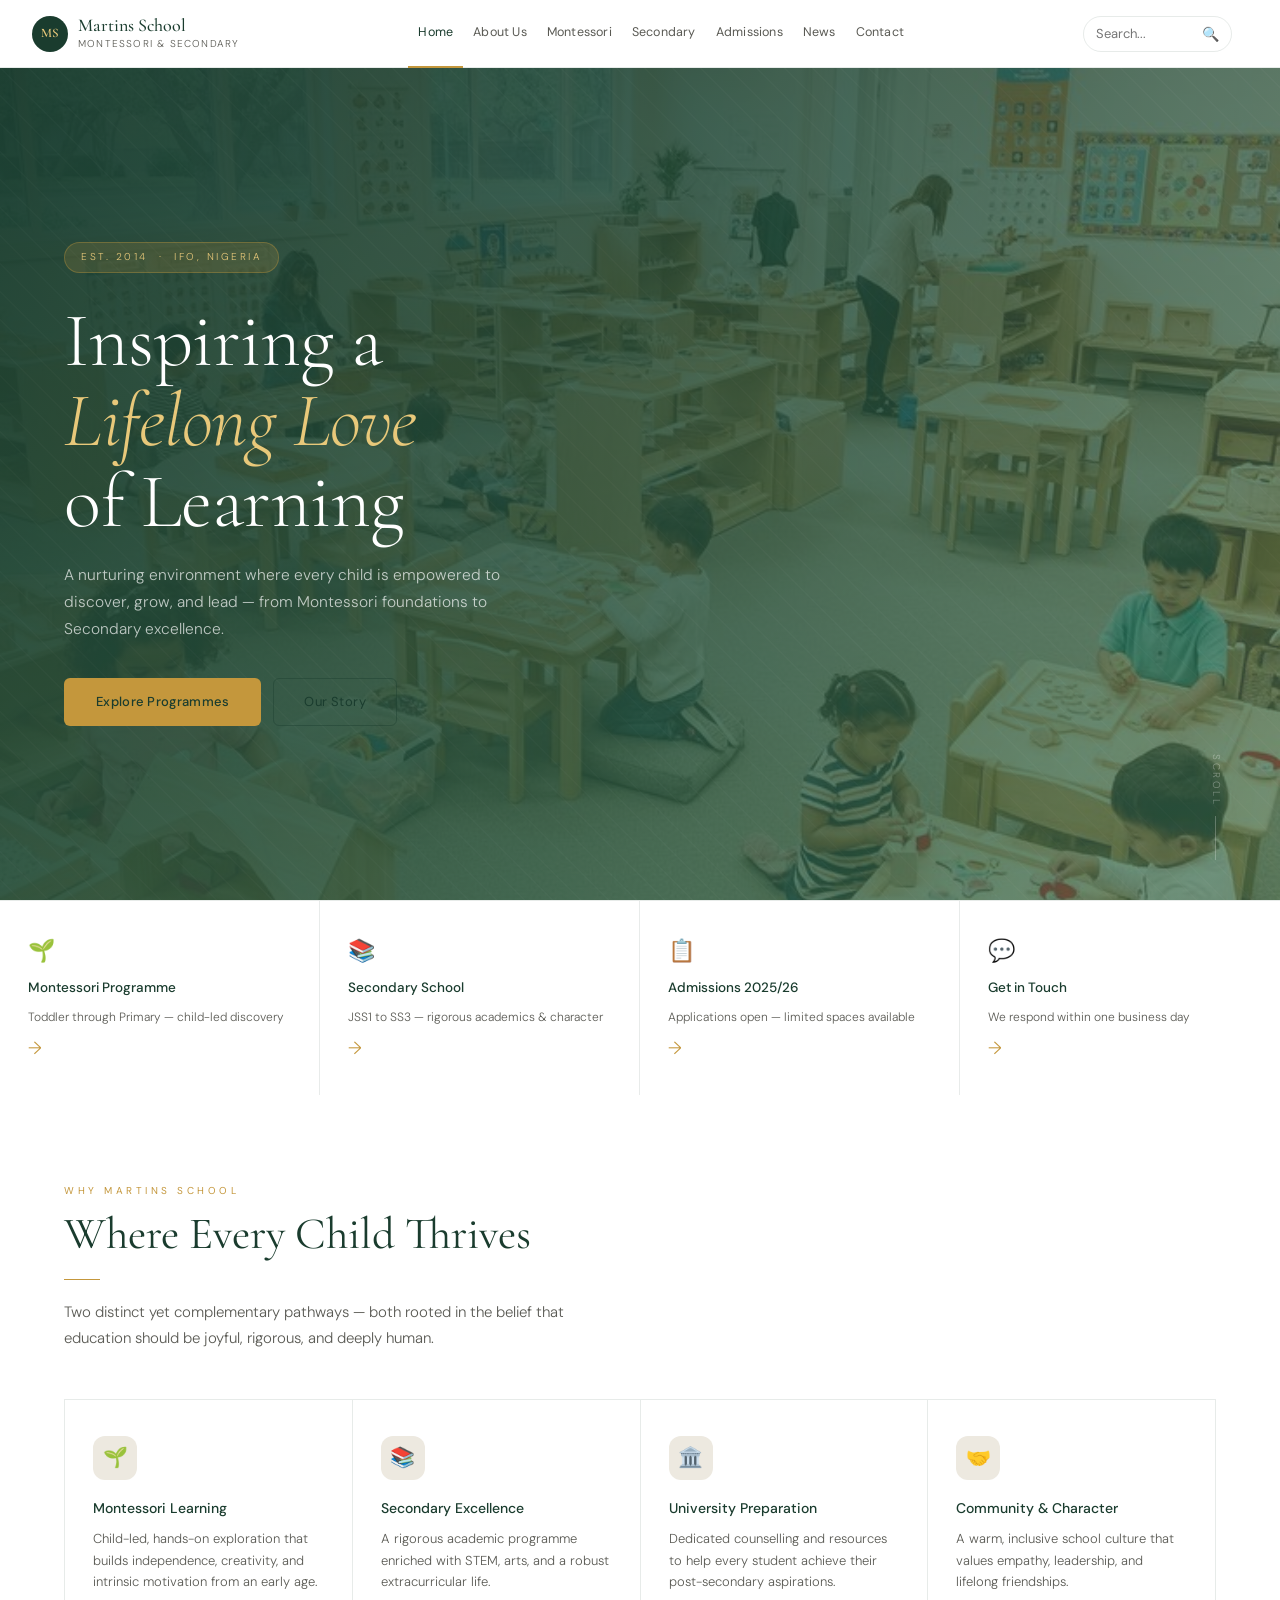
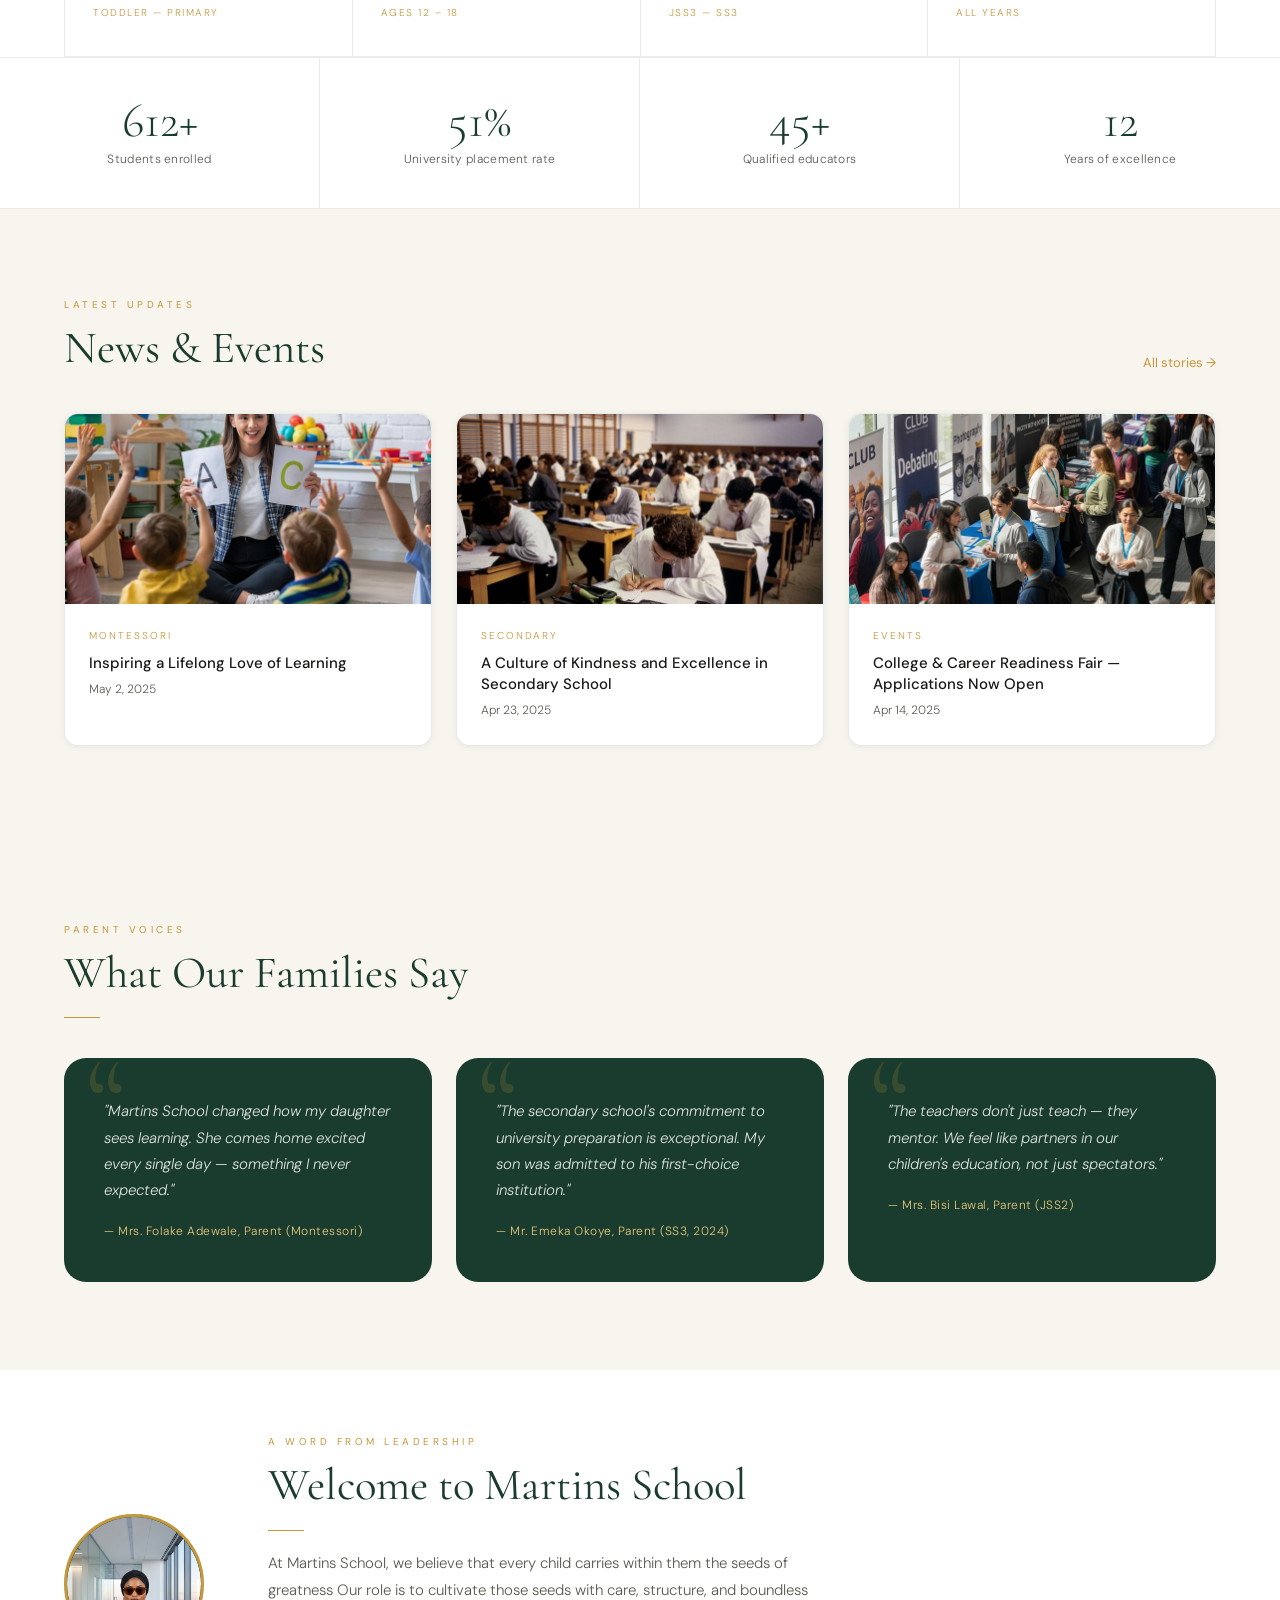
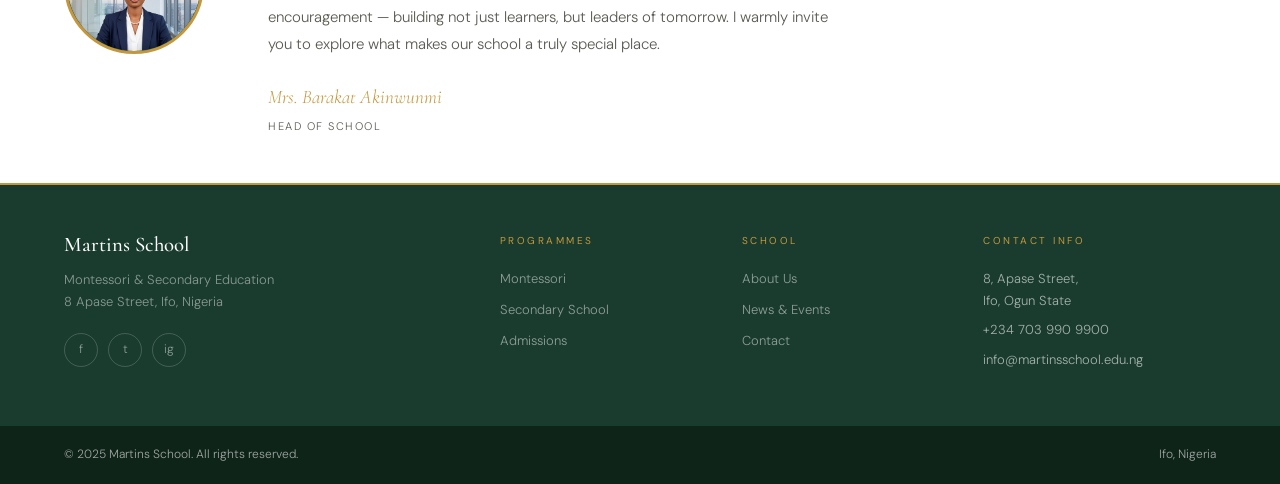
<file: index.html>
<!doctype html>
<html lang="en" id="home">
  <head>
    <meta charset="UTF-8" />
    <meta name="viewport" content="width=device-width, initial-scale=1.0" />
    <meta
      name="description"
      content="Martins School — Montessori & Secondary Education in Ifo, Ogun State, Nigeria. Inspiring a lifelong love of learning."
    />
    <title>Martins School | Home</title>
    <link rel="preconnect" href="https://fonts.googleapis.com" />
    <link rel="preconnect" href="https://fonts.gstatic.com" crossorigin />
    <link
      href="https://fonts.googleapis.com/css2?family=Cormorant+Garamond:ital,wght@0,300;0,400;0,500;0,600;1,300;1,400;1,600&family=DM+Sans:opsz,wght@9..40,300;9..40,400;9..40,500&display=swap"
      rel="stylesheet"
    />
    <link
      rel="stylesheet"
      href="https://cdnjs.cloudflare.com/ajax/libs/font-awesome/6.5.0/css/all.min.css"
    />
    <link rel="stylesheet" href="style.css" />
  </head>
  <body>
    <!-- ===== NAV ===== -->
    <nav>
      <a class="nav-logo" href="index.html">
        <div class="nav-logo-mark">MS</div>
        <div>
          <div class="nav-logo-text">Martins School</div>
          <div class="nav-logo-sub">Montessori &amp; Secondary</div>
        </div>
      </a>
      <div class="nav-links">
        <a href="index.html" class="active">Home</a>
        <a href="about.html">About Us</a>
        <a href="montessori.html">Montessori</a>
        <a href="secondary.html">Secondary</a>
        <a href="admissions.html">Admissions</a>
        <a href="news.html">News</a>
        <a href="contact.html">Contact</a>
      </div>
      <!-- Search -->
      <div class="nav-search">
        <input
          type="text"
          class="nav-search-input"
          placeholder="Search..."
          id="nav-search-input"
        />
        <button class="nav-search-btn" aria-label="Search" id="nav-search-btn">
          🔍
        </button>
      </div>
      <div class="nav-actions">
        <button class="nav-hamburger" id="nav-toggle" aria-label="Menu">
          <span></span><span></span><span></span>
        </button>
      </div>
    </nav>

    <!-- ===== HERO ===== -->
    <div class="hero">
      <div class="hero-bg-grid"></div>
      <div class="hero-photo"></div>
      <div class="hero-content">
        <div class="hero-tag">Est. 2014 &nbsp;·&nbsp; Ifo, Nigeria</div>
        <h1>Inspiring a<br /><em>Lifelong Love</em><br />of Learning</h1>
        <p>
          A nurturing environment where every child is empowered to discover,
          grow, and lead — from Montessori foundations to Secondary excellence.
        </p>
        <div class="hero-btns">
          <a href="admissions.html" class="btn-gold">Explore Programmes</a>
          <a href="about.html" class="btn-ghost">Our Story</a>
        </div>
      </div>
      <div class="hero-scroll">Scroll</div>
    </div>

    <!-- ===== QUICK LINKS ===== -->
    <div class="quicklinks">
      <a class="quicklink" href="montessori.html">
        <div class="quicklink-icon">🌱</div>
        <h4>Montessori Programme</h4>
        <p>Toddler through Primary — child-led discovery</p>
        <div class="quicklink-arrow">→</div>
      </a>
      <a class="quicklink" href="secondary.html">
        <div class="quicklink-icon">📚</div>
        <h4>Secondary School</h4>
        <p>JSS1 to SS3 — rigorous academics &amp; character</p>
        <div class="quicklink-arrow">→</div>
      </a>
      <a class="quicklink" href="admissions.html">
        <div class="quicklink-icon">📋</div>
        <h4>Admissions 2025/26</h4>
        <p>Applications open — limited spaces available</p>
        <div class="quicklink-arrow">→</div>
      </a>
      <a class="quicklink" href="contact.html">
        <div class="quicklink-icon">💬</div>
        <h4>Get in Touch</h4>
        <p>We respond within one business day</p>
        <div class="quicklink-arrow">→</div>
      </a>
    </div>

    <!-- ===== VALUES ===== -->
    <section class="values-section">
      <div class="section-label">Why Martins School</div>
      <div class="section-title">Where Every Child Thrives</div>
      <div class="divider"></div>
      <p class="section-sub">
        Two distinct yet complementary pathways — both rooted in the belief that
        education should be joyful, rigorous, and deeply human.
      </p>
      <div class="values-grid">
        <div class="value-card">
          <div class="value-icon">🌱</div>
          <h3>Montessori Learning</h3>
          <p>
            Child-led, hands-on exploration that builds independence,
            creativity, and intrinsic motivation from an early age.
          </p>
          <div class="value-age">Toddler — Primary</div>
        </div>
        <div class="value-card">
          <div class="value-icon">📚</div>
          <h3>Secondary Excellence</h3>
          <p>
            A rigorous academic programme enriched with STEM, arts, and a robust
            extracurricular life.
          </p>
          <div class="value-age">Ages 12 – 18</div>
        </div>
        <div class="value-card">
          <div class="value-icon">🏛️</div>
          <h3>University Preparation</h3>
          <p>
            Dedicated counselling and resources to help every student achieve
            their post-secondary aspirations.
          </p>
          <div class="value-age">JSS3 — SS3</div>
        </div>
        <div class="value-card">
          <div class="value-icon">🤝</div>
          <h3>Community &amp; Character</h3>
          <p>
            A warm, inclusive school culture that values empathy, leadership,
            and lifelong friendships.
          </p>
          <div class="value-age">All Years</div>
        </div>
      </div>
    </section>

    <!-- ===== STATS ===== -->
    <div class="stats-row">
      <div class="stat-box">
        <div class="stat-num" data-count="1000" data-suffix="+">1000+</div>
        <div class="stat-label">Students enrolled</div>
      </div>
      <div class="stat-box">
        <div class="stat-num" data-count="85" data-suffix="%">85%</div>
        <div class="stat-label">University placement rate</div>
      </div>
      <div class="stat-box">
        <div class="stat-num" data-count="45" data-suffix="+">45+</div>
        <div class="stat-label">Qualified educators</div>
      </div>
      <div class="stat-box">
        <div class="stat-num" data-count="12">12</div>
        <div class="stat-label">Years of excellence</div>
      </div>
    </div>

    <!-- ===== NEWS ===== -->
    <section class="news-section">
      <div class="news-header">
        <div>
          <div class="section-label">Latest Updates</div>
          <div class="section-title">News &amp; Events</div>
        </div>
        <a href="news.html" class="link-arrow">All stories →</a>
      </div>
      <div class="news-grid">
        <div class="news-card">
          <div class="news-img">
            <img src="img/news-montessori1.jpeg" alt="Students learning" />
          </div>
          <div class="news-card-body">
            <span class="news-tag">Montessori</span>
            <h3>Inspiring a Lifelong Love of Learning</h3>
            <div class="news-date">May 2, 2025</div>
          </div>
        </div>
        <div class="news-card">
          <div class="news-img">
            <img src="img/news-secondary1.jpeg" alt="Secondary students" />
          </div>
          <div class="news-card-body">
            <span class="news-tag">Secondary</span>
            <h3>A Culture of Kindness and Excellence in Secondary School</h3>
            <div class="news-date">Apr 23, 2025</div>
          </div>
        </div>
        <div class="news-card">
          <div class="news-img">
            <img src="img/news-events1.jpeg" alt="Career readiness" />
          </div>
          <div class="news-card-body">
            <span class="news-tag">Events</span>
            <h3>College &amp; Career Readiness Fair — Applications Now Open</h3>
            <div class="news-date">Apr 14, 2025</div>
          </div>
        </div>
      </div>
    </section>

    <!-- ===== TESTIMONIALS ===== -->
    <section style="background: var(--cream)">
      <div class="section-label">Parent Voices</div>
      <div class="section-title">What Our Families Say</div>
      <div class="divider"></div>
      <div
        style="
          display: grid;
          grid-template-columns: repeat(auto-fit, minmax(280px, 1fr));
          gap: 1.5rem;
          margin-top: 2.5rem;
        "
      >
        <div class="testimonial-card">
          <p>
            "Martins School changed how my daughter sees learning. She comes
            home excited every single day — something I never expected."
          </p>
          <cite>— Mrs. Folake Adewale, Parent (Montessori)</cite>
        </div>
        <div class="testimonial-card">
          <p>
            "The secondary school's commitment to university preparation is
            exceptional. My son was admitted to his first-choice institution."
          </p>
          <cite>— Mr. Emeka Okoye, Parent (SS3, 2024)</cite>
        </div>
        <div class="testimonial-card">
          <p>
            "The teachers don't just teach — they mentor. We feel like partners
            in our children's education, not just spectators."
          </p>
          <cite>— Mrs. Bisi Lawal, Parent (JSS2)</cite>
        </div>
      </div>
    </section>

    <!-- ===== HEAD OF SCHOOL ===== -->
    <div
      class="head-section"
      style="padding: 4rem 4rem 3rem; background: #ffffff"
    >
      <div class="head-photo"><img src="img/hoc-photo.png" alt="" /></div>
      <div>
        <div class="section-label">A Word From Leadership</div>
        <div class="section-title" style="color: var(--green)">
          Welcome to Martins School
        </div>
        <div class="divider"></div>
        <p style="color: var(--text-muted)">
          At Martins School, we believe that every child carries within them the
          seeds of greatness Our role is to cultivate those seeds with care,
          structure, and boundless encouragement — building not just learners,
          but leaders of tomorrow. I warmly invite you to explore what makes our
          school a truly special place.
        </p>
        <div>
          <div class="head-name">Mrs. Barakat Akinwunmi</div>
          <div class="head-role">Head of School</div>
        </div>
      </div>
    </div>

    <!-- ===== FOOTER ===== -->
    <footer>
      <div class="footer-brand">
        <div class="nav-logo-text">Martins School</div>
        <p>
          Montessori &amp; Secondary Education<br />8 Apase Street, Ifo, Nigeria
        </p>
        <div class="footer-social">
          <a href="#" aria-label="Facebook">f</a>
          <a href="#" aria-label="Twitter">t</a>
          <a href="#" aria-label="Instagram">ig</a>
        </div>
      </div>
      <div>
        <h4>Programmes</h4>
        <a href="montessori.html">Montessori</a>
        <a href="secondary.html">Secondary School</a>
        <a href="admissions.html">Admissions</a>
      </div>
      <div>
        <h4>School</h4>
        <a href="about.html">About Us</a>
        <a href="news.html">News &amp; Events</a>
        <a href="contact.html">Contact</a>
      </div>
      <div>
        <h4>Contact Info</h4>
        <p>8, Apase Street,<br />Ifo, Ogun State</p>
        <p>+234 703 990 9900</p>
        <p>info@martinsschool.edu.ng</p>
      </div>
    </footer>
    <div class="footer-bottom">
      <span>© 2025 Martins School. All rights reserved.</span>
      <span>Ifo, Nigeria</span>
    </div>
    <a href="#home" class="scroll-top" id="scroll-top" aria-label="Back to top">
      <i class="fa-solid fa-arrow-up"></i>
    </a>

    <script src="script.js"></script>
  </body>
</html>
</file>
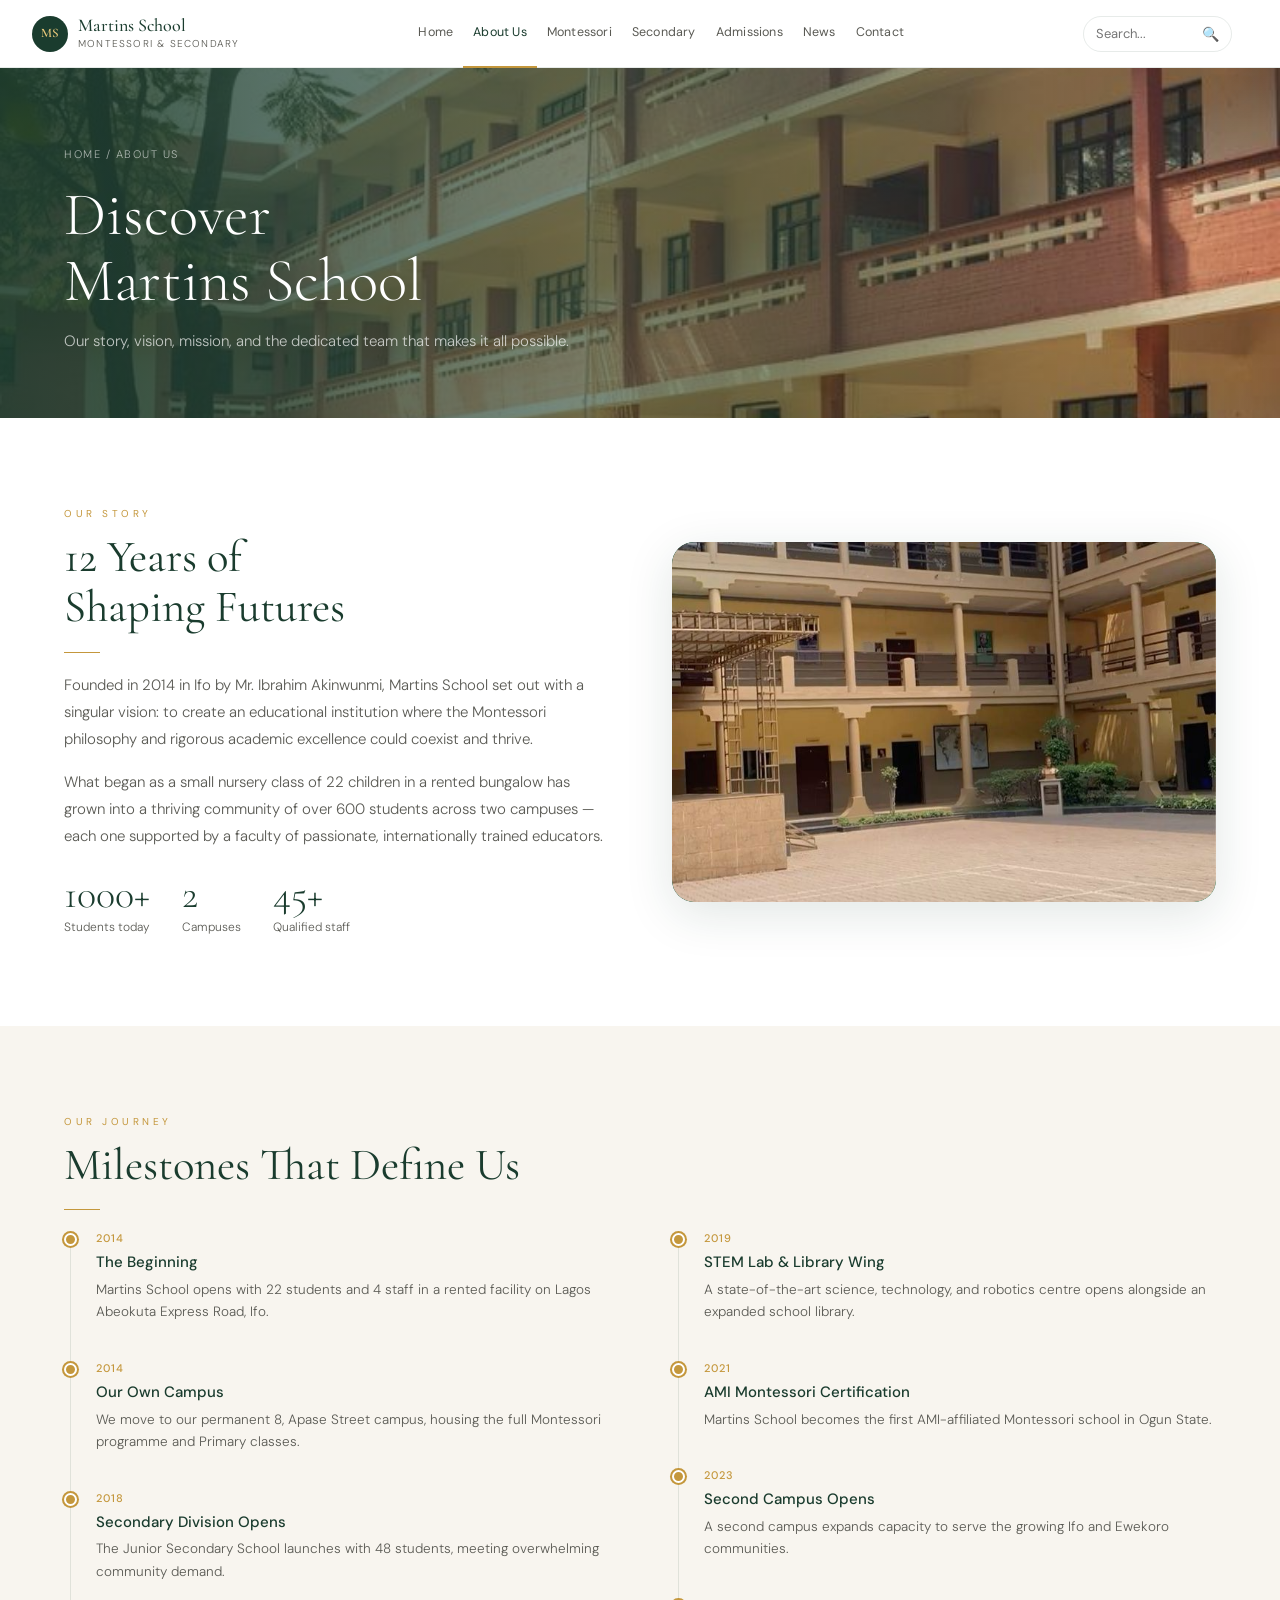
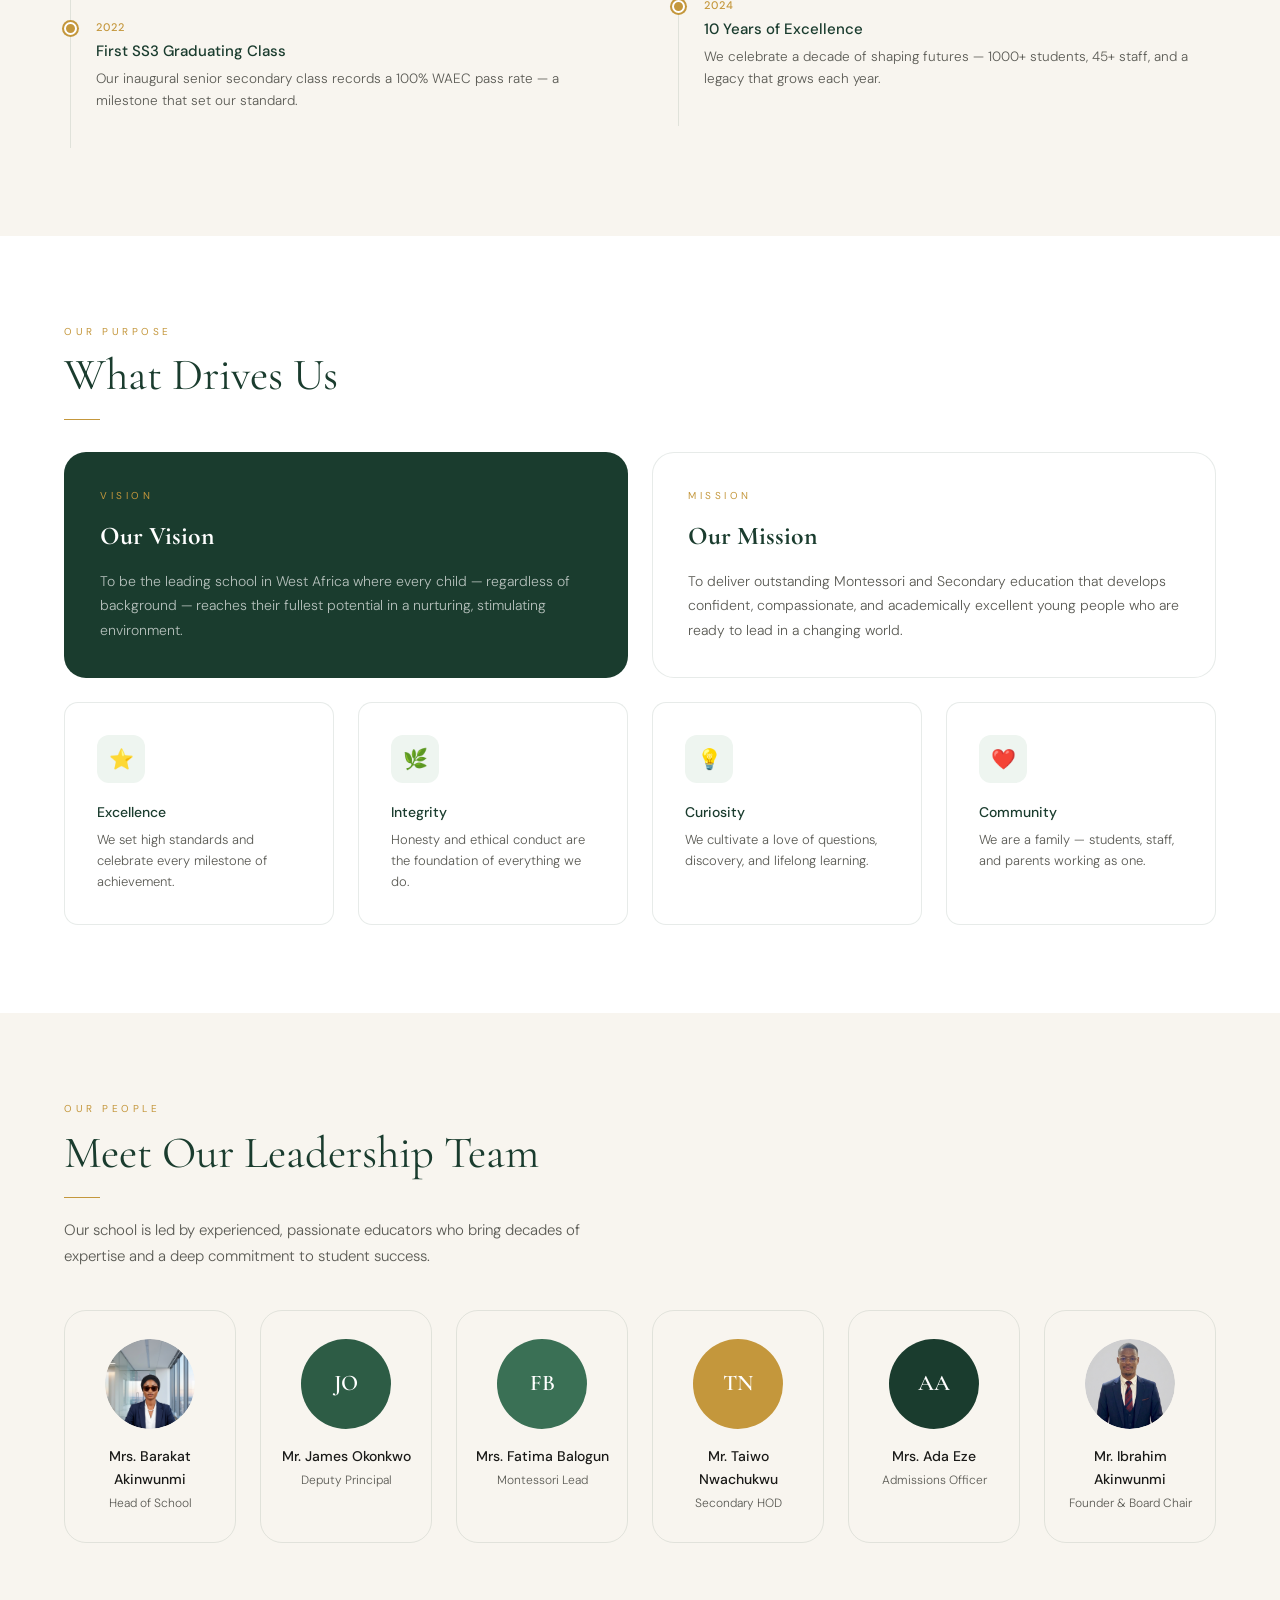
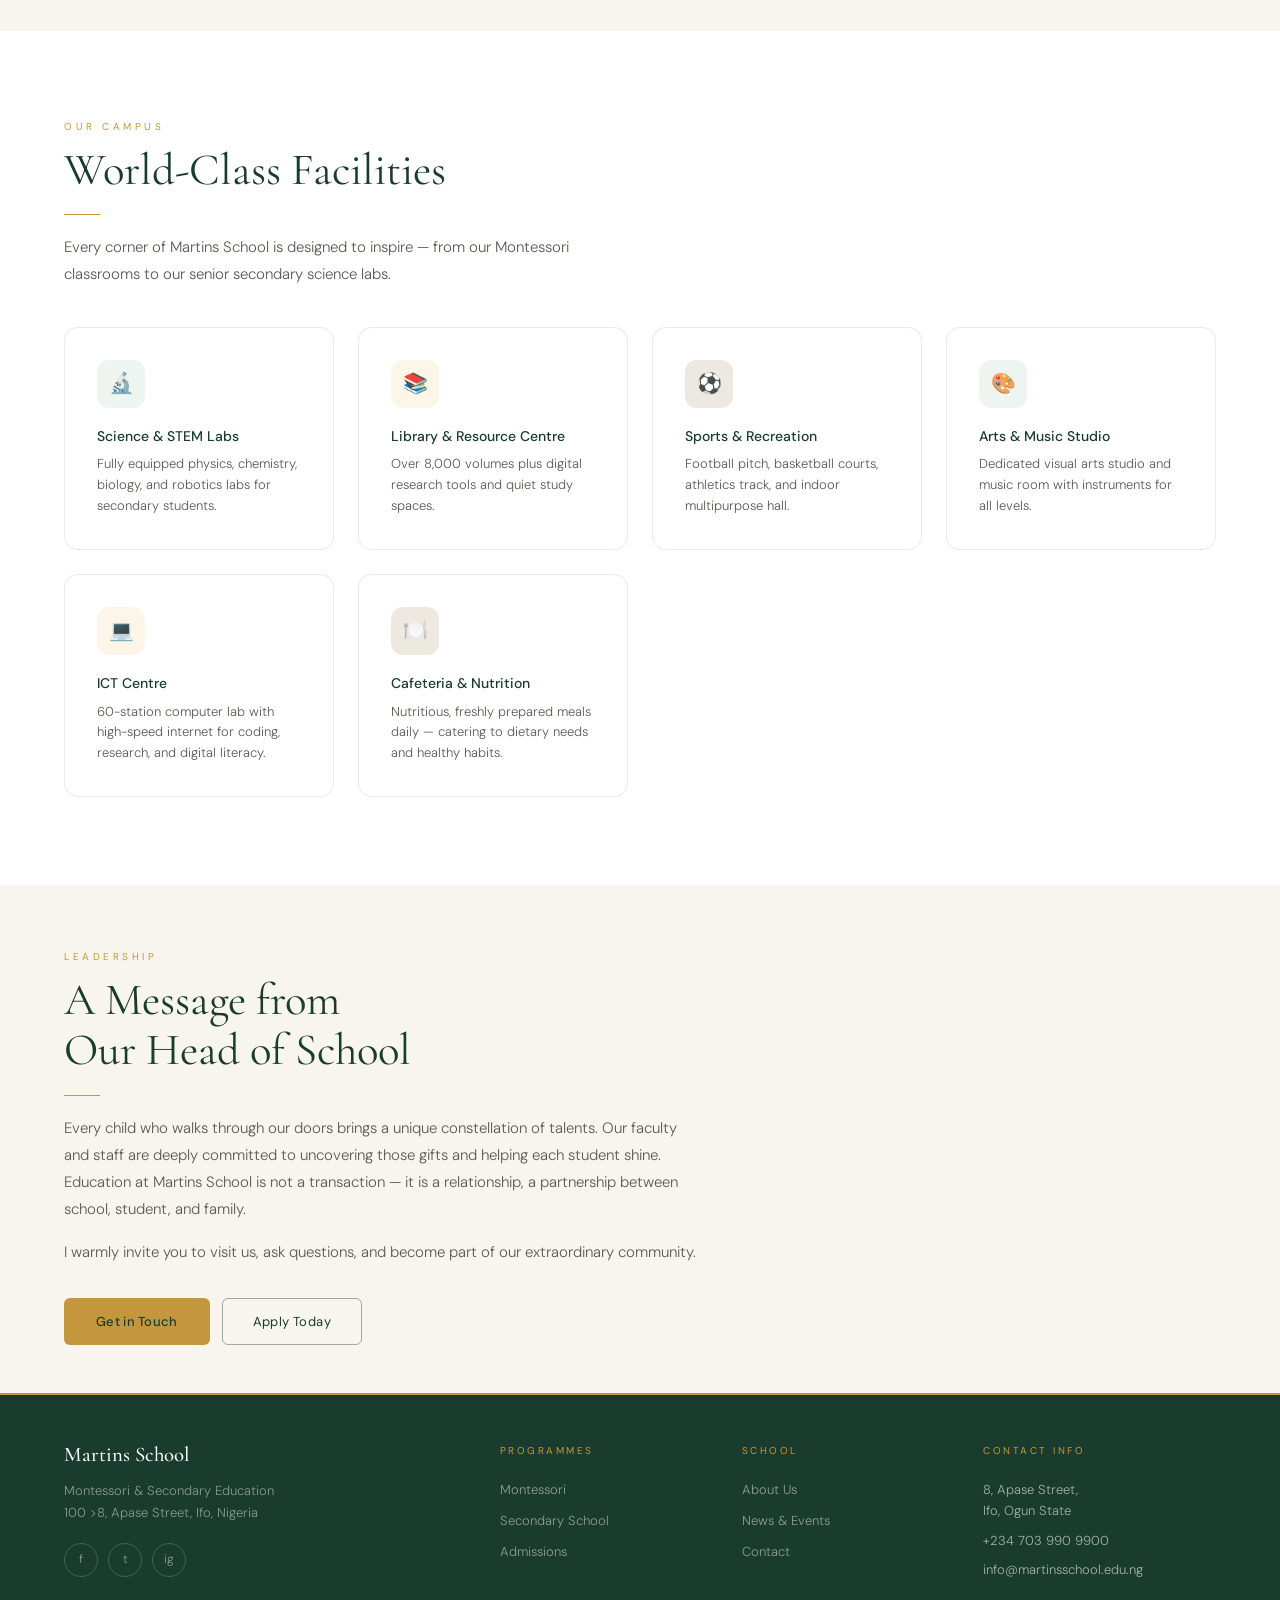
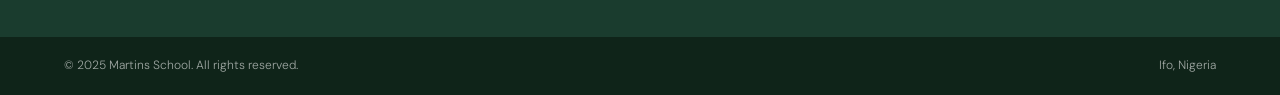
<file: about.html>
<!doctype html>
<html lang="en" id="home">
  <head>
    <meta charset="UTF-8" />
    <meta name="viewport" content="width=device-width, initial-scale=1.0" />
    <title>About Us | Martins School</title>
    <link rel="preconnect" href="https://fonts.googleapis.com" />
    <link rel="preconnect" href="https://fonts.gstatic.com" crossorigin />
    <link
      href="https://fonts.googleapis.com/css2?family=Cormorant+Garamond:ital,wght@0,300;0,400;0,500;0,600;1,300;1,400;1,600&family=DM+Sans:opsz,wght@9..40,300;9..40,400;9..40,500&display=swap"
      rel="stylesheet"
    />
    <link
      rel="stylesheet"
      href="https://cdnjs.cloudflare.com/ajax/libs/font-awesome/6.5.0/css/all.min.css"
    />
    <link rel="stylesheet" href="style.css" />
  </head>
  <body>
    <nav>
      <a class="nav-logo" href="index.html">
        <div class="nav-logo-mark">MS</div>
        <div>
          <div class="nav-logo-text">Martins School</div>
          <div class="nav-logo-sub">Montessori &amp; Secondary</div>
        </div>
      </a>
      <div class="nav-links">
        <a href="index.html">Home</a>
        <a href="about.html" class="active">About Us</a>
        <a href="montessori.html">Montessori</a>
        <a href="secondary.html">Secondary</a>
        <a href="admissions.html">Admissions</a>
        <a href="news.html">News</a>
        <a href="contact.html">Contact</a>
      </div>
      <!-- Keep this -->
      <div class="nav-search">
        <input
          type="text"
          class="nav-search-input"
          placeholder="Search..."
          id="nav-search-input"
        />
        <button class="nav-search-btn" aria-label="Search" id="nav-search-btn">
          🔍
        </button>
      </div>
      <div class="nav-actions">
        <button class="nav-hamburger" id="nav-toggle" aria-label="Menu">
          <span></span><span></span><span></span>
        </button>
      </div>
    </nav>
    <div class="page-anim">
      <!-- PAGE HERO -->
      <div class="page-hero hero-about">
        <div class="page-hero-breadcrumb">
          <a href="index.html">Home</a> / About Us
        </div>
        <h1>Discover<br />Martins School</h1>
        <p>
          Our story, vision, mission, and the dedicated team that makes it all
          possible.
        </p>
      </div>

      <!-- STORY -->
      <section>
        <div class="two-col">
          <div>
            <div class="section-label">Our Story</div>
            <div class="section-title">12 Years of<br />Shaping Futures</div>
            <div class="divider"></div>
            <p
              style="
                color: var(--text-muted);
                font-size: 15px;
                line-height: 1.8;
                margin-bottom: 1rem;
              "
            >
              Founded in 2014 in Ifo by Mr. Ibrahim Akinwunmi, Martins School
              set out with a singular vision: to create an educational
              institution where the Montessori philosophy and rigorous academic
              excellence could coexist and thrive.
            </p>
            <p
              style="
                color: var(--text-muted);
                font-size: 15px;
                line-height: 1.8;
                margin-bottom: 1.5rem;
              "
            >
              What began as a small nursery class of 22 children in a rented
              bungalow has grown into a thriving community of over 600 students
              across two campuses — each one supported by a faculty of
              passionate, internationally trained educators.
            </p>
            <div style="display: flex; gap: 2rem; flex-wrap: wrap">
              <div>
                <div
                  style="
                    font-family: &quot;Cormorant Garamond&quot;, serif;
                    font-size: 2.5rem;
                    color: var(--green);
                    font-weight: 300;
                    line-height: 1;
                  "
                >
                  1000+
                </div>
                <div
                  style="
                    font-size: 12px;
                    color: var(--text-muted);
                    margin-top: 4px;
                  "
                >
                  Students today
                </div>
              </div>
              <div>
                <div
                  style="
                    font-family: &quot;Cormorant Garamond&quot;, serif;
                    font-size: 2.5rem;
                    color: var(--green);
                    font-weight: 300;
                    line-height: 1;
                  "
                >
                  2
                </div>
                <div
                  style="
                    font-size: 12px;
                    color: var(--text-muted);
                    margin-top: 4px;
                  "
                >
                  Campuses
                </div>
              </div>
              <div>
                <div
                  style="
                    font-family: &quot;Cormorant Garamond&quot;, serif;
                    font-size: 2.5rem;
                    color: var(--green);
                    font-weight: 300;
                    line-height: 1;
                  "
                >
                  45+
                </div>
                <div
                  style="
                    font-size: 12px;
                    color: var(--text-muted);
                    margin-top: 4px;
                  "
                >
                  Qualified staff
                </div>
              </div>
            </div>
          </div>
          <div class="info-img">
            <div class="info-img">
              <img src="img/about-story.jpeg" alt="Martins School campus" />
            </div>
          </div>
        </div>
      </section>

      <!-- HISTORY TIMELINE -->
      <section style="background: var(--cream)">
        <div class="section-label">Our Journey</div>
        <div class="section-title">Milestones That Define Us</div>
        <div class="divider"></div>
        <div
          style="
            display: grid;
            grid-template-columns: 1fr 1fr;
            gap: 4rem;
            align-items: start;
            margin-top: 1rem;
          "
        >
          <div class="timeline">
            <div class="timeline-item">
              <div class="timeline-dot"></div>
              <div class="timeline-year">2014</div>
              <h4>The Beginning</h4>
              <p>
                Martins School opens with 22 students and 4 staff in a rented
                facility on Lagos Abeokuta Express Road, Ifo.
              </p>
            </div>
            <div class="timeline-item">
              <div class="timeline-dot"></div>
              <div class="timeline-year">2014</div>
              <h4>Our Own Campus</h4>
              <p>
                We move to our permanent 8, Apase Street campus, housing the
                full Montessori programme and Primary classes.
              </p>
            </div>
            <div class="timeline-item">
              <div class="timeline-dot"></div>
              <div class="timeline-year">2018</div>
              <h4>Secondary Division Opens</h4>
              <p>
                The Junior Secondary School launches with 48 students, meeting
                overwhelming community demand.
              </p>
            </div>
            <div class="timeline-item">
              <div class="timeline-dot"></div>
              <div class="timeline-year">2022</div>
              <h4>First SS3 Graduating Class</h4>
              <p>
                Our inaugural senior secondary class records a 100% WAEC pass
                rate — a milestone that set our standard.
              </p>
            </div>
          </div>
          <div class="timeline">
            <div class="timeline-item">
              <div class="timeline-dot"></div>
              <div class="timeline-year">2019</div>
              <h4>STEM Lab &amp; Library Wing</h4>
              <p>
                A state-of-the-art science, technology, and robotics centre
                opens alongside an expanded school library.
              </p>
            </div>
            <div class="timeline-item">
              <div class="timeline-dot"></div>
              <div class="timeline-year">2021</div>
              <h4>AMI Montessori Certification</h4>
              <p>
                Martins School becomes the first AMI-affiliated Montessori
                school in Ogun State.
              </p>
            </div>
            <div class="timeline-item">
              <div class="timeline-dot"></div>
              <div class="timeline-year">2023</div>
              <h4>Second Campus Opens</h4>
              <p>
                A second campus expands capacity to serve the growing Ifo and
                Ewekoro communities.
              </p>
            </div>
            <div class="timeline-item">
              <div class="timeline-dot"></div>
              <div class="timeline-year">2024</div>
              <h4>10 Years of Excellence</h4>
              <p>
                We celebrate a decade of shaping futures — 1000+ students, 45+
                staff, and a legacy that grows each year.
              </p>
            </div>
          </div>
        </div>
      </section>

      <!-- VISION & MISSION -->
      <section>
        <div class="section-label">Our Purpose</div>
        <div class="section-title">What Drives Us</div>
        <div class="divider"></div>
        <div
          style="
            display: grid;
            grid-template-columns: 1fr 1fr;
            gap: 1.5rem;
            margin-top: 2rem;
          "
        >
          <div class="vision-card dark">
            <div class="section-label">Vision</div>
            <h3>Our Vision</h3>
            <p>
              To be the leading school in West Africa where every child —
              regardless of background — reaches their fullest potential in a
              nurturing, stimulating environment.
            </p>
          </div>
          <div class="vision-card">
            <div class="section-label">Mission</div>
            <h3>Our Mission</h3>
            <p>
              To deliver outstanding Montessori and Secondary education that
              develops confident, compassionate, and academically excellent
              young people who are ready to lead in a changing world.
            </p>
          </div>
        </div>

        <!-- Core Values Cards -->
        <div
          style="
            display: grid;
            grid-template-columns: repeat(auto-fit, minmax(200px, 1fr));
            gap: 1.5rem;
            margin-top: 1.5rem;
          "
        >
          <div class="card">
            <div class="card-icon">⭐</div>
            <h3
              style="
                font-size: 14px;
                font-weight: 500;
                color: var(--green);
                margin-bottom: 6px;
              "
            >
              Excellence
            </h3>
            <p
              style="
                font-size: 13px;
                color: var(--text-muted);
                line-height: 1.6;
              "
            >
              We set high standards and celebrate every milestone of
              achievement.
            </p>
          </div>
          <div class="card">
            <div class="card-icon">🌿</div>
            <h3
              style="
                font-size: 14px;
                font-weight: 500;
                color: var(--green);
                margin-bottom: 6px;
              "
            >
              Integrity
            </h3>
            <p
              style="
                font-size: 13px;
                color: var(--text-muted);
                line-height: 1.6;
              "
            >
              Honesty and ethical conduct are the foundation of everything we
              do.
            </p>
          </div>
          <div class="card">
            <div class="card-icon">💡</div>
            <h3
              style="
                font-size: 14px;
                font-weight: 500;
                color: var(--green);
                margin-bottom: 6px;
              "
            >
              Curiosity
            </h3>
            <p
              style="
                font-size: 13px;
                color: var(--text-muted);
                line-height: 1.6;
              "
            >
              We cultivate a love of questions, discovery, and lifelong
              learning.
            </p>
          </div>
          <div class="card">
            <div class="card-icon">❤️</div>
            <h3
              style="
                font-size: 14px;
                font-weight: 500;
                color: var(--green);
                margin-bottom: 6px;
              "
            >
              Community
            </h3>
            <p
              style="
                font-size: 13px;
                color: var(--text-muted);
                line-height: 1.6;
              "
            >
              We are a family — students, staff, and parents working as one.
            </p>
          </div>
        </div>
      </section>

      <!-- TEAM -->
      <section style="background: var(--cream)">
        <div class="section-label">Our People</div>
        <div class="section-title">Meet Our Leadership Team</div>
        <div class="divider"></div>
        <p class="section-sub">
          Our school is led by experienced, passionate educators who bring
          decades of expertise and a deep commitment to student success.
        </p>
        <div class="team-grid">
          <div class="team-card">
            <div class="team-avatar">
              <img src="img/team-barakat.png" alt="Mrs. Barakat Akinwunmi" />
            </div>
            <h4>Mrs. Barakat Akinwunmi</h4>
            <p>Head of School</p>
          </div>
          <div class="team-card">
            <div class="team-avatar" style="background: var(--green-mid)">
              JO
            </div>
            <h4>Mr. James Okonkwo</h4>
            <p>Deputy Principal</p>
          </div>
          <div class="team-card">
            <div class="team-avatar" style="background: #3a7055">FB</div>
            <h4>Mrs. Fatima Balogun</h4>
            <p>Montessori Lead</p>
          </div>
          <div class="team-card">
            <div class="team-avatar" style="background: #c4973c">TN</div>
            <h4>Mr. Taiwo Nwachukwu</h4>
            <p>Secondary HOD</p>
          </div>
          <div class="team-card">
            <div class="team-avatar" style="background: var(--green)">AA</div>
            <h4>Mrs. Ada Eze</h4>
            <p>Admissions Officer</p>
          </div>
          <div class="team-card">
            <div class="team-avatar">
              <img src="img/team-ibrahim.png" alt="Mrs. Ibrahim Akinwunmi" />
            </div>
            <h4>Mr. Ibrahim Akinwunmi</h4>
            <p>Founder &amp; Board Chair</p>
          </div>
        </div>
      </section>

      <!-- FACILITIES -->
      <section>
        <div class="section-label">Our Campus</div>
        <div class="section-title">World-Class Facilities</div>
        <div class="divider"></div>
        <p class="section-sub">
          Every corner of Martins School is designed to inspire — from our
          Montessori classrooms to our senior secondary science labs.
        </p>
        <div
          style="
            display: grid;
            grid-template-columns: repeat(auto-fit, minmax(220px, 1fr));
            gap: 1.5rem;
            margin-top: 2.5rem;
          "
        >
          <div class="card">
            <div class="card-icon" style="background: var(--green-pale)">
              🔬
            </div>
            <h3
              style="
                font-size: 14px;
                font-weight: 500;
                color: var(--green);
                margin-bottom: 6px;
              "
            >
              Science &amp; STEM Labs
            </h3>
            <p
              style="
                font-size: 13px;
                color: var(--text-muted);
                line-height: 1.6;
              "
            >
              Fully equipped physics, chemistry, biology, and robotics labs for
              secondary students.
            </p>
          </div>
          <div class="card">
            <div class="card-icon" style="background: var(--gold-pale)">📚</div>
            <h3
              style="
                font-size: 14px;
                font-weight: 500;
                color: var(--green);
                margin-bottom: 6px;
              "
            >
              Library &amp; Resource Centre
            </h3>
            <p
              style="
                font-size: 13px;
                color: var(--text-muted);
                line-height: 1.6;
              "
            >
              Over 8,000 volumes plus digital research tools and quiet study
              spaces.
            </p>
          </div>
          <div class="card">
            <div class="card-icon" style="background: var(--cream-dark)">
              ⚽
            </div>
            <h3
              style="
                font-size: 14px;
                font-weight: 500;
                color: var(--green);
                margin-bottom: 6px;
              "
            >
              Sports &amp; Recreation
            </h3>
            <p
              style="
                font-size: 13px;
                color: var(--text-muted);
                line-height: 1.6;
              "
            >
              Football pitch, basketball courts, athletics track, and indoor
              multipurpose hall.
            </p>
          </div>
          <div class="card">
            <div class="card-icon" style="background: var(--green-pale)">
              🎨
            </div>
            <h3
              style="
                font-size: 14px;
                font-weight: 500;
                color: var(--green);
                margin-bottom: 6px;
              "
            >
              Arts &amp; Music Studio
            </h3>
            <p
              style="
                font-size: 13px;
                color: var(--text-muted);
                line-height: 1.6;
              "
            >
              Dedicated visual arts studio and music room with instruments for
              all levels.
            </p>
          </div>
          <div class="card">
            <div class="card-icon" style="background: var(--gold-pale)">💻</div>
            <h3
              style="
                font-size: 14px;
                font-weight: 500;
                color: var(--green);
                margin-bottom: 6px;
              "
            >
              ICT Centre
            </h3>
            <p
              style="
                font-size: 13px;
                color: var(--text-muted);
                line-height: 1.6;
              "
            >
              60-station computer lab with high-speed internet for coding,
              research, and digital literacy.
            </p>
          </div>
          <div class="card">
            <div class="card-icon" style="background: var(--cream-dark)">
              🍽️
            </div>
            <h3
              style="
                font-size: 14px;
                font-weight: 500;
                color: var(--green);
                margin-bottom: 6px;
              "
            >
              Cafeteria &amp; Nutrition
            </h3>
            <p
              style="
                font-size: 13px;
                color: var(--text-muted);
                line-height: 1.6;
              "
            >
              Nutritious, freshly prepared meals daily — catering to dietary
              needs and healthy habits.
            </p>
          </div>
        </div>
      </section>

      <!-- LEADERSHIP MESSAGE CTA -->
      <section style="background: var(--cream); padding: 4rem 4rem 3rem">
        <div style="max-width: 640px">
          <div class="section-label" style="color: var(--gold)">Leadership</div>
          <div class="section-title" style="color: var(--green)">
            A Message from<br />Our Head of School
          </div>
          <div class="divider"></div>
          <p
            style="
              color: var(--text-muted);
              font-size: 15px;
              line-height: 1.8;
              margin-bottom: 1rem;
            "
          >
            Every child who walks through our doors brings a unique
            constellation of talents. Our faculty and staff are deeply committed
            to uncovering those gifts and helping each student shine. Education
            at Martins School is not a transaction — it is a relationship, a
            partnership between school, student, and family.
          </p>
          <p
            style="
              color: var(--text-muted);
              font-size: 15px;
              line-height: 1.8;
              margin-bottom: 2rem;
            "
          >
            I warmly invite you to visit us, ask questions, and become part of
            our extraordinary community.
          </p>
          <div style="display: flex; gap: 12px; flex-wrap: wrap">
            <a href="contact.html" class="btn-gold">Get in Touch</a>
            <a href="admissions.html" class="btn-ghost">Apply Today</a>
          </div>
        </div>
      </section>

      <footer>
        <div class="footer-brand">
          <div class="nav-logo-text">Martins School</div>
          <p>
            Montessori &amp; Secondary Education<br />100 >8, Apase Street, Ifo,
            Nigeria
          </p>
          <div class="footer-social">
            <a href="#" aria-label="Facebook">f</a>
            <a href="#" aria-label="Twitter">t</a>
            <a href="#" aria-label="Instagram">ig</a>
          </div>
        </div>
        <div>
          <h4>Programmes</h4>
          <a href="montessori.html">Montessori</a>
          <a href="secondary.html">Secondary School</a>
          <a href="admissions.html">Admissions</a>
        </div>
        <div>
          <h4>School</h4>
          <a href="about.html">About Us</a>
          <a href="news.html">News &amp; Events</a>
          <a href="contact.html">Contact</a>
        </div>
        <div>
          <h4>Contact Info</h4>
          <p>8, Apase Street,<br />Ifo, Ogun State</p>
          <p>+234 703 990 9900</p>
          <p>info@martinsschool.edu.ng</p>
        </div>
      </footer>
      <div class="footer-bottom">
        <span>© 2025 Martins School. All rights reserved.</span>
        <span>Ifo, Nigeria</span>
      </div>
      <script src="script.js"></script>
    </div>
    <a href="#home" class="scroll-top" id="scroll-top" aria-label="Back to top">
      <i class="fa-solid fa-arrow-up"></i>
    </a>
  </body>
</html>
</file>
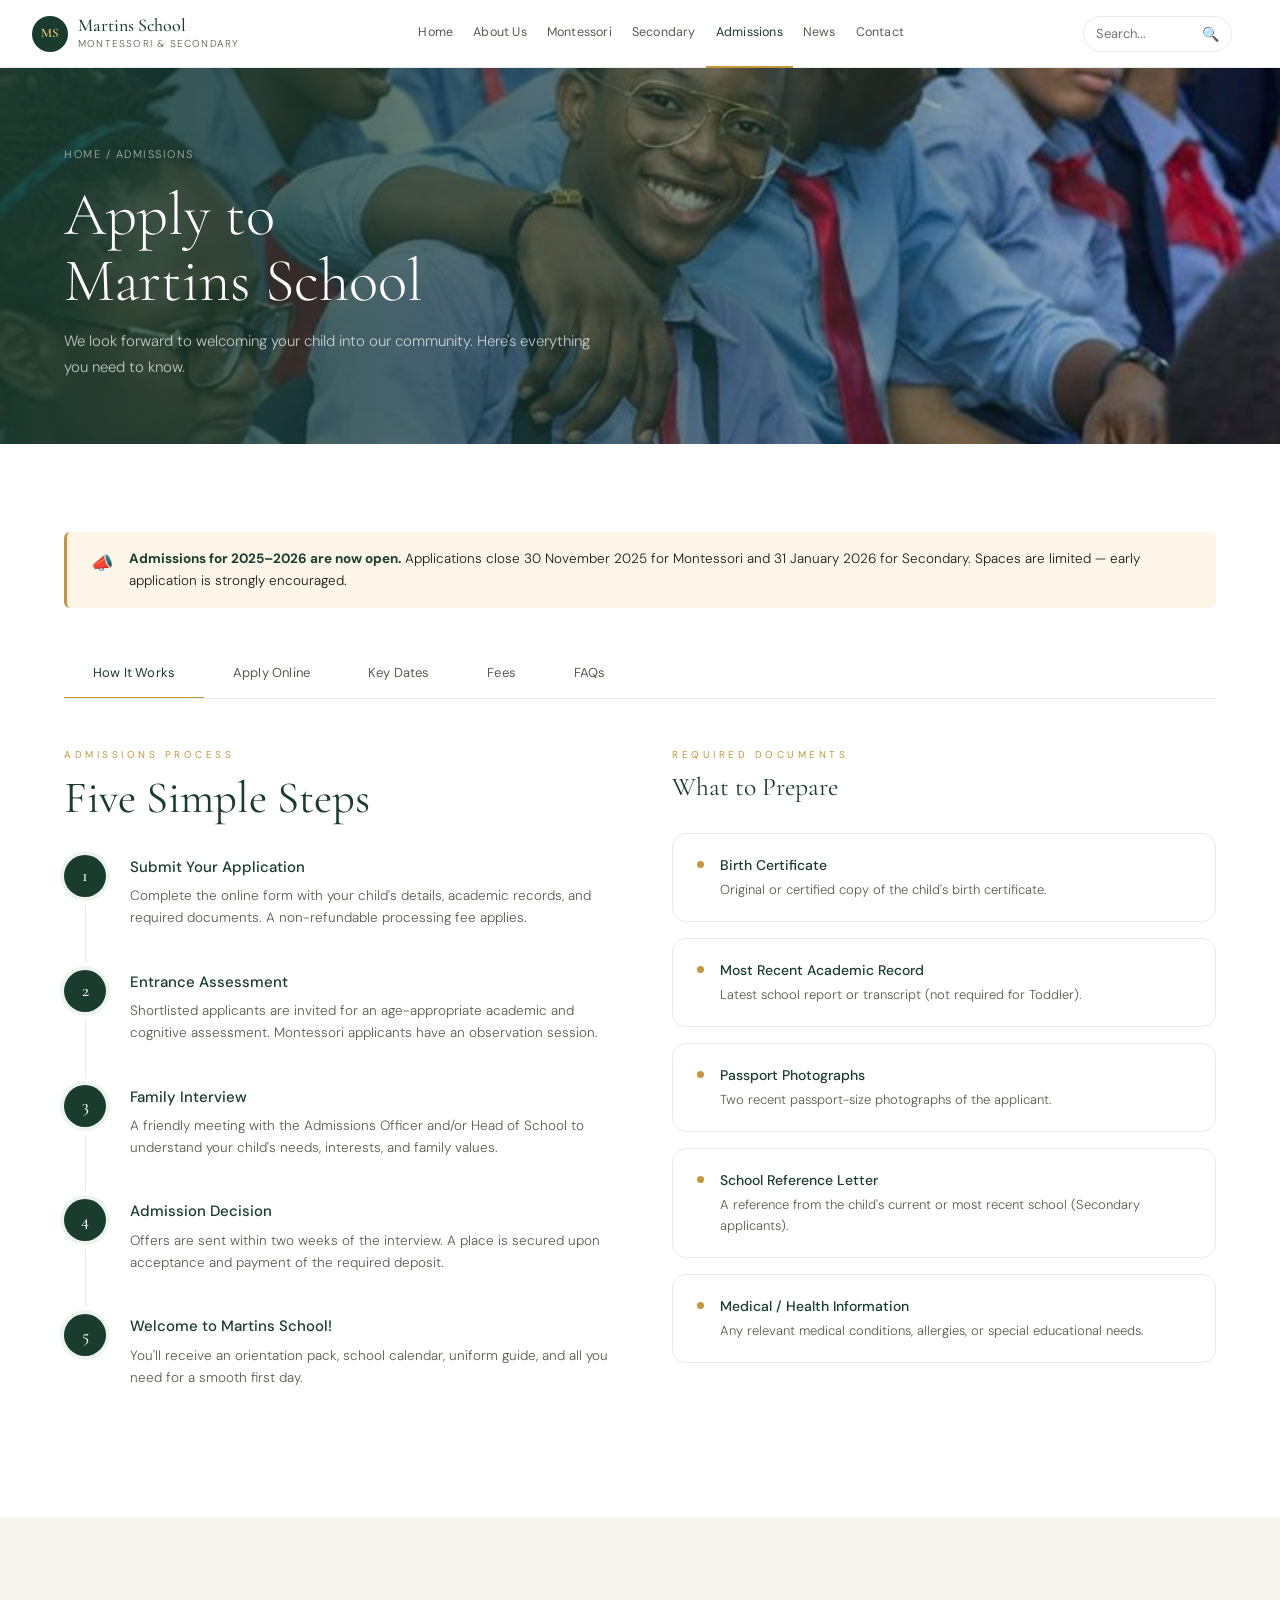
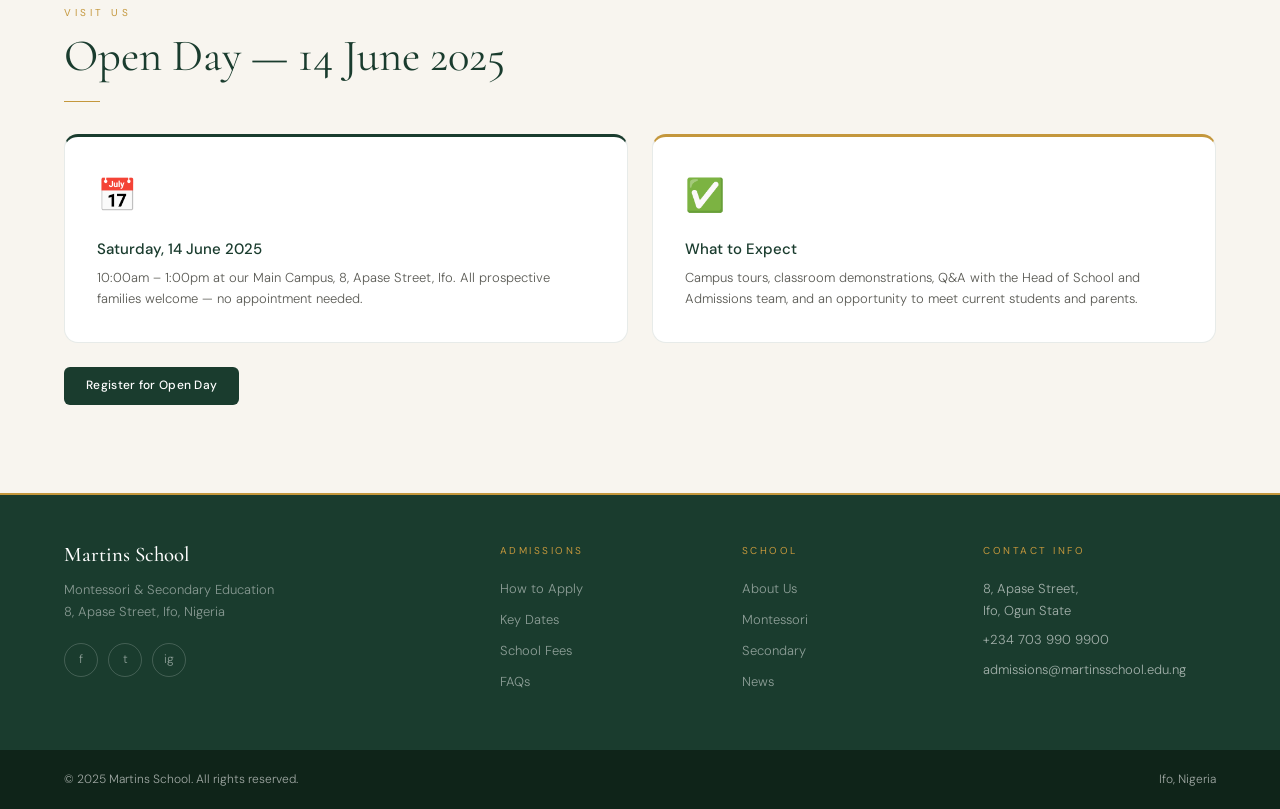
<file: admissions.html>
<!doctype html>
<html lang="en" id="home">
  <head>
    <meta charset="UTF-8" />
    <meta name="viewport" content="width=device-width, initial-scale=1.0" />
    <title>Admissions | Martins School</title>
    <link rel="preconnect" href="https://fonts.googleapis.com" />
    <link rel="preconnect" href="https://fonts.gstatic.com" crossorigin />
    <link
      href="https://fonts.googleapis.com/css2?family=Cormorant+Garamond:ital,wght@0,300;0,400;0,500;0,600;1,300;1,400;1,600&family=DM+Sans:opsz,wght@9..40,300;9..40,400;9..40,500&display=swap"
      rel="stylesheet"
    />
    <link
      rel="stylesheet"
      href="https://cdnjs.cloudflare.com/ajax/libs/font-awesome/6.5.0/css/all.min.css"
    />
    <link rel="stylesheet" href="style.css" />
  </head>
  <body>
    <nav>
      <a class="nav-logo" href="index.html">
        <div class="nav-logo-mark">MS</div>
        <div>
          <div class="nav-logo-text">Martins School</div>
          <div class="nav-logo-sub">Montessori &amp; Secondary</div>
        </div>
      </a>
      <div class="nav-links">
        <a href="index.html">Home</a>
        <a href="about.html">About Us</a>
        <a href="montessori.html">Montessori</a>
        <a href="secondary.html">Secondary</a>
        <a href="admissions.html" class="active">Admissions</a>
        <a href="news.html">News</a>
        <a href="contact.html">Contact</a>
      </div>
      <!-- Keep this -->
      <div class="nav-search">
        <input
          type="text"
          class="nav-search-input"
          placeholder="Search..."
          id="nav-search-input"
        />
        <button class="nav-search-btn" aria-label="Search" id="nav-search-btn">
          🔍
        </button>
      </div>
      <div class="nav-actions">
        <button class="nav-hamburger" id="nav-toggle" aria-label="Menu">
          <span></span><span></span><span></span>
        </button>
      </div>
    </nav>
    <div class="page-anim">
      <div class="page-hero hero-admissions">
        <div class="page-hero-breadcrumb">
          <a href="index.html">Home</a> / Admissions
        </div>
        <h1>Apply to<br />Martins School</h1>
        <p>
          We look forward to welcoming your child into our community. Here's
          everything you need to know.
        </p>
      </div>

      <section>
        <!-- Notice banner -->
        <div class="notice-banner">
          <div class="notice-icon">📣</div>
          <p>
            <strong>Admissions for 2025–2026 are now open.</strong> Applications
            close 30 November 2025 for Montessori and 31 January 2026 for
            Secondary. Spaces are limited — early application is strongly
            encouraged.
          </p>
        </div>

        <!-- Tabs -->
        <div class="tabs">
          <button
            class="tab-btn active"
            onclick="switchTab(this, 'tab-process')"
          >
            How It Works
          </button>
          <button class="tab-btn" onclick="switchTab(this, 'tab-apply')">
            Apply Online
          </button>
          <button class="tab-btn" onclick="switchTab(this, 'tab-dates')">
            Key Dates
          </button>
          <button class="tab-btn" onclick="switchTab(this, 'tab-fees')">
            Fees
          </button>
          <button class="tab-btn" onclick="switchTab(this, 'tab-faqs')">
            FAQs
          </button>
        </div>

        <!-- Tab 1: Process -->
        <div class="tab-content active" id="tab-process">
          <div
            style="
              display: grid;
              grid-template-columns: 1fr 1fr;
              gap: 4rem;
              align-items: start;
            "
          >
            <div>
              <div class="section-label">Admissions Process</div>
              <div class="section-title" style="margin-bottom: 2rem">
                Five Simple Steps
              </div>
              <div class="steps-timeline">
                <div class="step-row">
                  <div class="step-num-col">
                    <div class="step-num">1</div>
                    <div class="step-line"></div>
                  </div>
                  <div class="step-content">
                    <h3>Submit Your Application</h3>
                    <p>
                      Complete the online form with your child's details,
                      academic records, and required documents. A non-refundable
                      processing fee applies.
                    </p>
                  </div>
                </div>
                <div class="step-row">
                  <div class="step-num-col">
                    <div class="step-num">2</div>
                    <div class="step-line"></div>
                  </div>
                  <div class="step-content">
                    <h3>Entrance Assessment</h3>
                    <p>
                      Shortlisted applicants are invited for an age-appropriate
                      academic and cognitive assessment. Montessori applicants
                      have an observation session.
                    </p>
                  </div>
                </div>
                <div class="step-row">
                  <div class="step-num-col">
                    <div class="step-num">3</div>
                    <div class="step-line"></div>
                  </div>
                  <div class="step-content">
                    <h3>Family Interview</h3>
                    <p>
                      A friendly meeting with the Admissions Officer and/or Head
                      of School to understand your child's needs, interests, and
                      family values.
                    </p>
                  </div>
                </div>
                <div class="step-row">
                  <div class="step-num-col">
                    <div class="step-num">4</div>
                    <div class="step-line"></div>
                  </div>
                  <div class="step-content">
                    <h3>Admission Decision</h3>
                    <p>
                      Offers are sent within two weeks of the interview. A place
                      is secured upon acceptance and payment of the required
                      deposit.
                    </p>
                  </div>
                </div>
                <div class="step-row">
                  <div class="step-num-col"><div class="step-num">5</div></div>
                  <div class="step-content">
                    <h3>Welcome to Martins School!</h3>
                    <p>
                      You'll receive an orientation pack, school calendar,
                      uniform guide, and all you need for a smooth first day.
                    </p>
                  </div>
                </div>
              </div>
            </div>
            <!-- What to bring -->
            <div>
              <div class="section-label">Required Documents</div>
              <div
                class="section-title"
                style="font-size: 1.6rem; margin-bottom: 1.25rem"
              >
                What to Prepare
              </div>
              <div class="features-list">
                <div class="feature-row">
                  <div class="feature-dot"></div>
                  <div>
                    <h4>Birth Certificate</h4>
                    <p>
                      Original or certified copy of the child's birth
                      certificate.
                    </p>
                  </div>
                </div>
                <div class="feature-row">
                  <div class="feature-dot"></div>
                  <div>
                    <h4>Most Recent Academic Record</h4>
                    <p>
                      Latest school report or transcript (not required for
                      Toddler).
                    </p>
                  </div>
                </div>
                <div class="feature-row">
                  <div class="feature-dot"></div>
                  <div>
                    <h4>Passport Photographs</h4>
                    <p>
                      Two recent passport-size photographs of the applicant.
                    </p>
                  </div>
                </div>
                <div class="feature-row">
                  <div class="feature-dot"></div>
                  <div>
                    <h4>School Reference Letter</h4>
                    <p>
                      A reference from the child's current or most recent school
                      (Secondary applicants).
                    </p>
                  </div>
                </div>
                <div class="feature-row">
                  <div class="feature-dot"></div>
                  <div>
                    <h4>Medical / Health Information</h4>
                    <p>
                      Any relevant medical conditions, allergies, or special
                      educational needs.
                    </p>
                  </div>
                </div>
              </div>
            </div>
          </div>
        </div>

        <!-- Tab 2: Application Form -->
        <div class="tab-content" id="tab-apply">
          <div class="form-section">
            <h2>Online Application Form</h2>
            <form id="application-form">
              <div class="form-row">
                <div class="form-group">
                  <label>Child's First name & Middle name *</label>
                  <input
                    type="text"
                    name="firstName"
                    placeholder="e.g. Ibrahim Atanda"
                    required
                  />
                </div>
                <div class="form-group">
                  <label>Child's Last name *</label>
                  <input
                    type="text"
                    name="lastName"
                    placeholder="e.g. Akinwunmi"
                    required
                  />
                </div>
              </div>
              <div class="form-row">
                <div class="form-group">
                  <label>Date of Birth *</label>
                  <input type="date" name="dob" required />
                </div>
                <div class="form-group">
                  <label>Gender *</label>
                  <select name="gender" required>
                    <option value="">Select…</option>
                    <option>Male</option>
                    <option>Female</option>
                    <option>Prefer not to say</option>
                  </select>
                </div>
              </div>
              <div class="form-row">
                <div class="form-group">
                  <label>Parent / Guardian Name *</label>
                  <input
                    type="text"
                    name="parentName"
                    placeholder="Full name"
                    required
                  />
                </div>
                <div class="form-group">
                  <label>Relationship to Child *</label>
                  <select name="relationship">
                    <option>Mother</option>
                    <option>Father</option>
                    <option>Guardian</option>
                    <option>Other</option>
                  </select>
                </div>
              </div>
              <div class="form-row">
                <div class="form-group">
                  <label>Parent / Guardian Email *</label>
                  <input
                    type="email"
                    name="email"
                    placeholder="parent@email.com"
                    required
                  />
                </div>
                <div class="form-group">
                  <label>Phone Number *</label>
                  <input
                    type="tel"
                    name="phone"
                    placeholder="+234 …"
                    required
                  />
                </div>
              </div>
              <div class="form-row">
                <div class="form-group">
                  <label>Programme Applying For *</label>
                  <select name="programme" required>
                    <option value="">Select programme…</option>
                    <option>Montessori — Toddler (18 months – 3 yrs)</option>
                    <option>Montessori — Preschool (3 – 5 yrs)</option>
                    <option>Montessori — Primary (5 – 11 yrs)</option>
                    <option>Secondary — JSS1</option>
                    <option>Secondary — JSS2</option>
                    <option>Secondary — JSS3</option>
                    <option>Secondary — SS1</option>
                    <option>Secondary — SS2</option>
                    <option>Secondary — SS3</option>
                  </select>
                </div>
                <div class="form-group">
                  <label>Entry Year *</label>
                  <select name="entryYear">
                    <option>2025–2026</option>
                    <option>2026–2027</option>
                  </select>
                </div>
              </div>
              <div class="form-row full">
                <div class="form-group">
                  <label>Previous School (if applicable)</label>
                  <input
                    type="text"
                    name="prevSchool"
                    placeholder="Name of previous school"
                  />
                </div>
              </div>
              <div class="form-row full">
                <div class="form-group">
                  <label
                    >Special Educational Needs or Medical Information</label
                  >
                  <textarea
                    name="needs"
                    placeholder="Please share any relevant information that will help us support your child…"
                  ></textarea>
                </div>
              </div>
              <div class="form-row full">
                <div class="form-group">
                  <label>How did you hear about us?</label>
                  <select name="source">
                    <option>Friend or family</option>
                    <option>Social media</option>
                    <option>Google / online search</option>
                    <option>Open Day</option>
                    <option>Other</option>
                  </select>
                </div>
              </div>
              <div style="margin-top: 1.25rem">
                <button
                  type="submit"
                  class="btn-gold"
                  style="padding: 13px 36px; font-size: 14px"
                >
                  Submit Application
                </button>
              </div>
            </form>
          </div>
        </div>

        <!-- Tab 3: Key Dates -->
        <div class="tab-content" id="tab-dates">
          <div class="key-dates">
            <div class="section-label">2025–2026 Admissions Cycle</div>
            <div class="section-title" style="margin-bottom: 1rem">
              Important Dates
            </div>
            <p
              style="
                color: var(--text-muted);
                font-size: 14px;
                margin-bottom: 1.5rem;
              "
            >
              Mark these dates in your calendar to stay ahead of the admissions
              process.
            </p>
            <table class="dates-table">
              <thead>
                <tr>
                  <th>Event</th>
                  <th>Programme</th>
                  <th>Date</th>
                </tr>
              </thead>
              <tbody>
                <tr>
                  <td>Applications Open</td>
                  <td><span class="date-badge">All</span></td>
                  <td>1 September 2025</td>
                </tr>
                <tr>
                  <td>Application Deadline — Montessori</td>
                  <td><span class="date-badge">Montessori</span></td>
                  <td>30 November 2025</td>
                </tr>
                <tr>
                  <td>Application Deadline — Secondary</td>
                  <td><span class="date-badge">Secondary</span></td>
                  <td>31 January 2026</td>
                </tr>
                <tr>
                  <td>Entrance Assessments</td>
                  <td><span class="date-badge">Secondary</span></td>
                  <td>14–16 January 2026</td>
                </tr>
                <tr>
                  <td>Montessori Observation Sessions</td>
                  <td><span class="date-badge">Montessori</span></td>
                  <td>6–10 January 2026</td>
                </tr>
                <tr>
                  <td>Family Interviews</td>
                  <td><span class="date-badge">All</span></td>
                  <td>3–14 February 2026</td>
                </tr>
                <tr>
                  <td>Offer Letters Sent</td>
                  <td><span class="date-badge">All</span></td>
                  <td>28 February 2026</td>
                </tr>
                <tr>
                  <td>Acceptance Deadline</td>
                  <td><span class="date-badge">All</span></td>
                  <td>31 March 2026</td>
                </tr>
                <tr>
                  <td>Open Day — Campus Tour</td>
                  <td><span class="date-badge">All</span></td>
                  <td>14 June 2025</td>
                </tr>
                <tr>
                  <td>New Student Orientation</td>
                  <td><span class="date-badge">All</span></td>
                  <td>5 September 2026</td>
                </tr>
              </tbody>
            </table>
          </div>
        </div>

        <!-- Tab 4: Fees -->
        <div class="tab-content" id="tab-fees">
          <div class="section-label">2025–2026 Academic Year</div>
          <div class="section-title" style="margin-bottom: 0.5rem">
            School Fees
          </div>
          <p
            style="
              color: var(--text-muted);
              font-size: 14px;
              margin-bottom: 2rem;
            "
          >
            All fees are payable at the start of each term. A 5% sibling
            discount applies from the second child. Fees are reviewed annually.
          </p>

          <div style="margin-bottom: 2rem">
            <div
              style="
                font-size: 11px;
                letter-spacing: 2px;
                text-transform: uppercase;
                color: var(--gold);
                margin-bottom: 0.75rem;
              "
            >
              Montessori Programme
            </div>
            <table class="dates-table">
              <thead>
                <tr>
                  <th>Programme</th>
                  <th>Ages</th>
                  <th>Tuition / Term</th>
                  <th>Registration (once)</th>
                </tr>
              </thead>
              <tbody>
                <tr>
                  <td>Toddler</td>
                  <td>18 months – 3 yrs</td>
                  <td>₦165,000</td>
                  <td>₦45,000</td>
                </tr>
                <tr>
                  <td>Preschool</td>
                  <td>3 – 5 years</td>
                  <td>₦175,000</td>
                  <td>₦45,000</td>
                </tr>
                <tr>
                  <td>Primary</td>
                  <td>5 – 11 years</td>
                  <td>₦185,000</td>
                  <td>₦45,000</td>
                </tr>
              </tbody>
            </table>
          </div>

          <div>
            <div
              style="
                font-size: 11px;
                letter-spacing: 2px;
                text-transform: uppercase;
                color: var(--gold);
                margin-bottom: 0.75rem;
              "
            >
              Secondary School
            </div>
            <table class="dates-table">
              <thead>
                <tr>
                  <th>Year Group</th>
                  <th>Level</th>
                  <th>Tuition / Term</th>
                  <th>Registration (once)</th>
                </tr>
              </thead>
              <tbody>
                <tr>
                  <td>JSS 1</td>
                  <td>Junior Secondary</td>
                  <td>₦220,000</td>
                  <td>₦60,000</td>
                </tr>
                <tr>
                  <td>JSS 2</td>
                  <td>Junior Secondary</td>
                  <td>₦220,000</td>
                  <td>₦55,000</td>
                </tr>
                <tr>
                  <td>JSS 3</td>
                  <td>Junior Secondary</td>
                  <td>₦235,000</td>
                  <td>₦55,000</td>
                </tr>
                <tr>
                  <td>SS 1</td>
                  <td>Senior Secondary</td>
                  <td>₦260,000</td>
                  <td>₦65,000</td>
                </tr>
                <tr>
                  <td>SS 2</td>
                  <td>Senior Secondary</td>
                  <td>₦260,000</td>
                  <td>₦60,000</td>
                </tr>
                <tr>
                  <td>SS 3</td>
                  <td>Senior Secondary</td>
                  <td>₦285,000</td>
                  <td>₦60,000</td>
                </tr>
              </tbody>
            </table>
          </div>
          <p
            style="
              font-size: 12px;
              color: var(--text-muted);
              margin-top: 1.25rem;
            "
          >
            * Uniform, textbooks, and exam fees are billed separately. For a
            full fee breakdown, please contact the admissions office.
          </p>

          <div
            style="
              display: grid;
              grid-template-columns: repeat(auto-fit, minmax(200px, 1fr));
              gap: 1.25rem;
              margin-top: 2.5rem;
            "
          >
            <div class="card" style="border-left: 3px solid var(--green)">
              <div class="card-icon" style="background: var(--green-pale)">
                🎓
              </div>
              <h3
                style="
                  font-size: 14px;
                  font-weight: 500;
                  color: var(--green);
                  margin-bottom: 6px;
                "
              >
                Scholarships
              </h3>
              <p
                style="
                  font-size: 13px;
                  color: var(--text-muted);
                  line-height: 1.6;
                "
              >
                Merit-based scholarships are available for exceptional Secondary
                applicants. Contact admissions for details.
              </p>
            </div>
            <div class="card" style="border-left: 3px solid var(--gold)">
              <div class="card-icon" style="background: var(--gold-pale)">
                💳
              </div>
              <h3
                style="
                  font-size: 14px;
                  font-weight: 500;
                  color: var(--green);
                  margin-bottom: 6px;
                "
              >
                Payment Plans
              </h3>
              <p
                style="
                  font-size: 13px;
                  color: var(--text-muted);
                  line-height: 1.6;
                "
              >
                Flexible instalment options are available for qualifying
                families. Speak to the Bursary team.
              </p>
            </div>
            <div class="card" style="border-left: 3px solid var(--green-light)">
              <div class="card-icon" style="background: var(--green-pale)">
                👨‍👩‍👦
              </div>
              <h3
                style="
                  font-size: 14px;
                  font-weight: 500;
                  color: var(--green);
                  margin-bottom: 6px;
                "
              >
                Sibling Discount
              </h3>
              <p
                style="
                  font-size: 13px;
                  color: var(--text-muted);
                  line-height: 1.6;
                "
              >
                A 5% discount on tuition applies from the second child enrolled
                at Martins School.
              </p>
            </div>
          </div>
        </div>

        <!-- Tab 5: FAQs -->
        <div class="tab-content" id="tab-faqs">
          <div style="max-width: 700px">
            <div class="section-label">Frequently Asked Questions</div>
            <div class="section-title" style="margin-bottom: 2rem">
              Common Questions
            </div>

            <div class="faq-item open">
              <div class="faq-q" onclick="toggleFaq(this)">
                What age does the Montessori programme start?
                <div class="faq-q-icon">+</div>
              </div>
              <div class="faq-a">
                Our Montessori Toddler programme welcomes children from 18
                months of age. Children may progress through to Primary
                (age 11).
              </div>
            </div>
            <div class="faq-item">
              <div class="faq-q" onclick="toggleFaq(this)">
                How selective is admission to Secondary School?
                <div class="faq-q-icon">+</div>
              </div>
              <div class="faq-a">
                Admission to our Secondary division is selective, based on
                academic records, the entrance assessment, and the family
                interview. We assess each applicant holistically — results are
                one part of a fuller picture.
              </div>
            </div>
            <div class="faq-item">
              <div class="faq-q" onclick="toggleFaq(this)">
                Do you offer scholarships or bursaries?
                <div class="faq-q-icon">+</div>
              </div>
              <div class="faq-a">
                Yes. A limited number of merit-based scholarships are available
                for exceptional Secondary applicants. Bursaries for financial
                need are considered on a case-by-case basis. Please contact the
                admissions office for details.
              </div>
            </div>
            <div class="faq-item">
              <div class="faq-q" onclick="toggleFaq(this)">
                What is the class size?
                <div class="faq-q-icon">+</div>
              </div>
              <div class="faq-a">
                Montessori classes have a maximum of 20 children. Junior
                Secondary classes are capped at 28 students, and Senior
                Secondary classes at 30. This ensures every student receives
                meaningful individual attention.
              </div>
            </div>
            <div class="faq-item">
              <div class="faq-q" onclick="toggleFaq(this)">
                Is there school transport?
                <div class="faq-q-icon">+</div>
              </div>
              <div class="faq-a">
                We operate a school bus service covering several zones in Ifo,
                including Aderenle, Oloshe, Coker Road, Vespa, and Ojusango
                Road. Contact us to confirm if your area is covered and to
                request a transport form.
              </div>
            </div>
            <div class="faq-item">
              <div class="faq-q" onclick="toggleFaq(this)">
                Can we visit the school before applying?
                <div class="faq-q-icon">+</div>
              </div>
              <div class="faq-a">
                Absolutely — we warmly encourage all prospective families to
                visit. We hold Open Days every term, and private tours can be
                arranged by contacting our admissions office. Seeing the school
                in person often answers questions no website can.
              </div>
            </div>
            <div class="faq-item">
              <div class="faq-q" onclick="toggleFaq(this)">
                What if my child has special educational needs?
                <div class="faq-q-icon">+</div>
              </div>
              <div class="faq-a">
                We are committed to inclusive education. Please indicate any
                learning differences or special needs on the application form.
                Our SEND co-ordinator will contact you to discuss how we can
                best support your child before and after admission.
              </div>
            </div>
            <div class="faq-item">
              <div class="faq-q" onclick="toggleFaq(this)">
                How long does the admissions process take?
                <div class="faq-q-icon">+</div>
              </div>
              <div class="faq-a">
                From submission of a complete application to offer letter, the
                process typically takes 4–6 weeks. Incomplete applications may
                take longer to process.
              </div>
            </div>
          </div>
        </div>
      </section>

      <!-- OPEN DAY CARD -->
      <section style="background: var(--cream)">
        <div class="section-label">Visit Us</div>
        <div class="section-title">Open Day — 14 June 2025</div>
        <div class="divider"></div>
        <div
          style="
            display: grid;
            grid-template-columns: 1fr 1fr;
            gap: 1.5rem;
            margin-top: 2rem;
          "
        >
          <div class="card" style="border-top: 3px solid var(--green)">
            <div style="font-size: 2rem; margin-bottom: 1rem">📅</div>
            <h3
              style="
                font-size: 15px;
                font-weight: 500;
                color: var(--green);
                margin-bottom: 6px;
              "
            >
              Saturday, 14 June 2025
            </h3>
            <p
              style="
                font-size: 13px;
                color: var(--text-muted);
                line-height: 1.6;
              "
            >
              10:00am – 1:00pm at our Main Campus, 8, Apase Street, Ifo. All
              prospective families welcome — no appointment needed.
            </p>
          </div>
          <div class="card" style="border-top: 3px solid var(--gold)">
            <div style="font-size: 2rem; margin-bottom: 1rem">✅</div>
            <h3
              style="
                font-size: 15px;
                font-weight: 500;
                color: var(--green);
                margin-bottom: 6px;
              "
            >
              What to Expect
            </h3>
            <p
              style="
                font-size: 13px;
                color: var(--text-muted);
                line-height: 1.6;
              "
            >
              Campus tours, classroom demonstrations, Q&A with the Head of
              School and Admissions team, and an opportunity to meet current
              students and parents.
            </p>
          </div>
        </div>
        <div style="margin-top: 1.5rem">
          <a href="contact.html" class="btn-filled">Register for Open Day</a>
        </div>
      </section>

      <footer>
        <div class="footer-brand">
          <div class="nav-logo-text">Martins School</div>
          <p>
            Montessori &amp; Secondary Education<br />8, Apase Street, Ifo,
            Nigeria
          </p>
          <div class="footer-social">
            <a href="#" aria-label="Facebook">f</a>
            <a href="#" aria-label="Twitter">t</a>
            <a href="#" aria-label="Instagram">ig</a>
          </div>
        </div>
        <div>
          <h4>Admissions</h4>
          <a href="#">How to Apply</a>
          <a href="#">Key Dates</a>
          <a href="#">School Fees</a>
          <a href="#">FAQs</a>
        </div>
        <div>
          <h4>School</h4>
          <a href="about.html">About Us</a>
          <a href="montessori.html">Montessori</a>
          <a href="secondary.html">Secondary</a>
          <a href="news.html">News</a>
        </div>
        <div>
          <h4>Contact Info</h4>
          <p>8, Apase Street,<br />Ifo, Ogun State</p>
          <p>+234 703 990 9900</p>
          <p>admissions@martinsschool.edu.ng</p>
        </div>
      </footer>
      <div class="footer-bottom">
        <span>© 2025 Martins School. All rights reserved.</span>
        <span>Ifo, Nigeria</span>
      </div>

      <script src="script.js"></script>
    </div>
    <a
        href="#home"
        class="scroll-top"
        id="scroll-top"
        aria-label="Back to top"
      >
        <i class="fa-solid fa-arrow-up"></i>
      </a>
  </body>
</html>
</file>
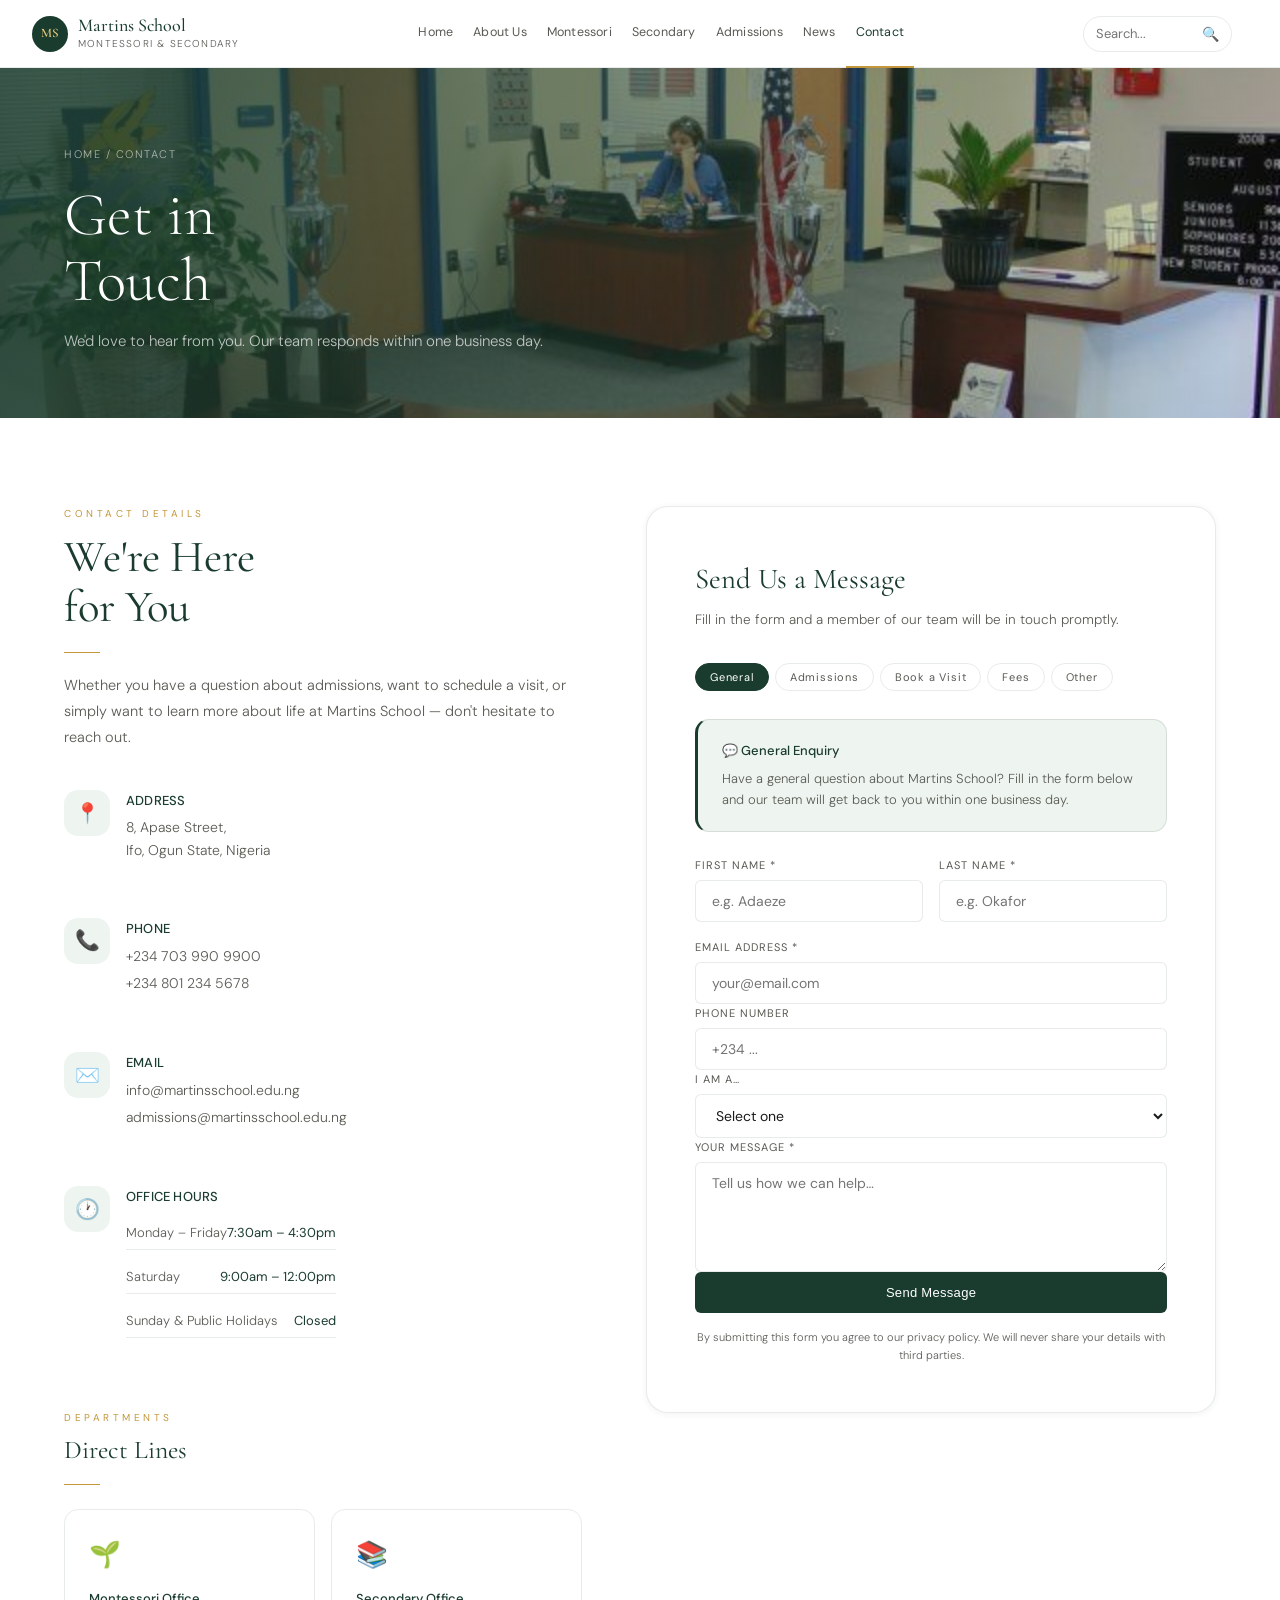
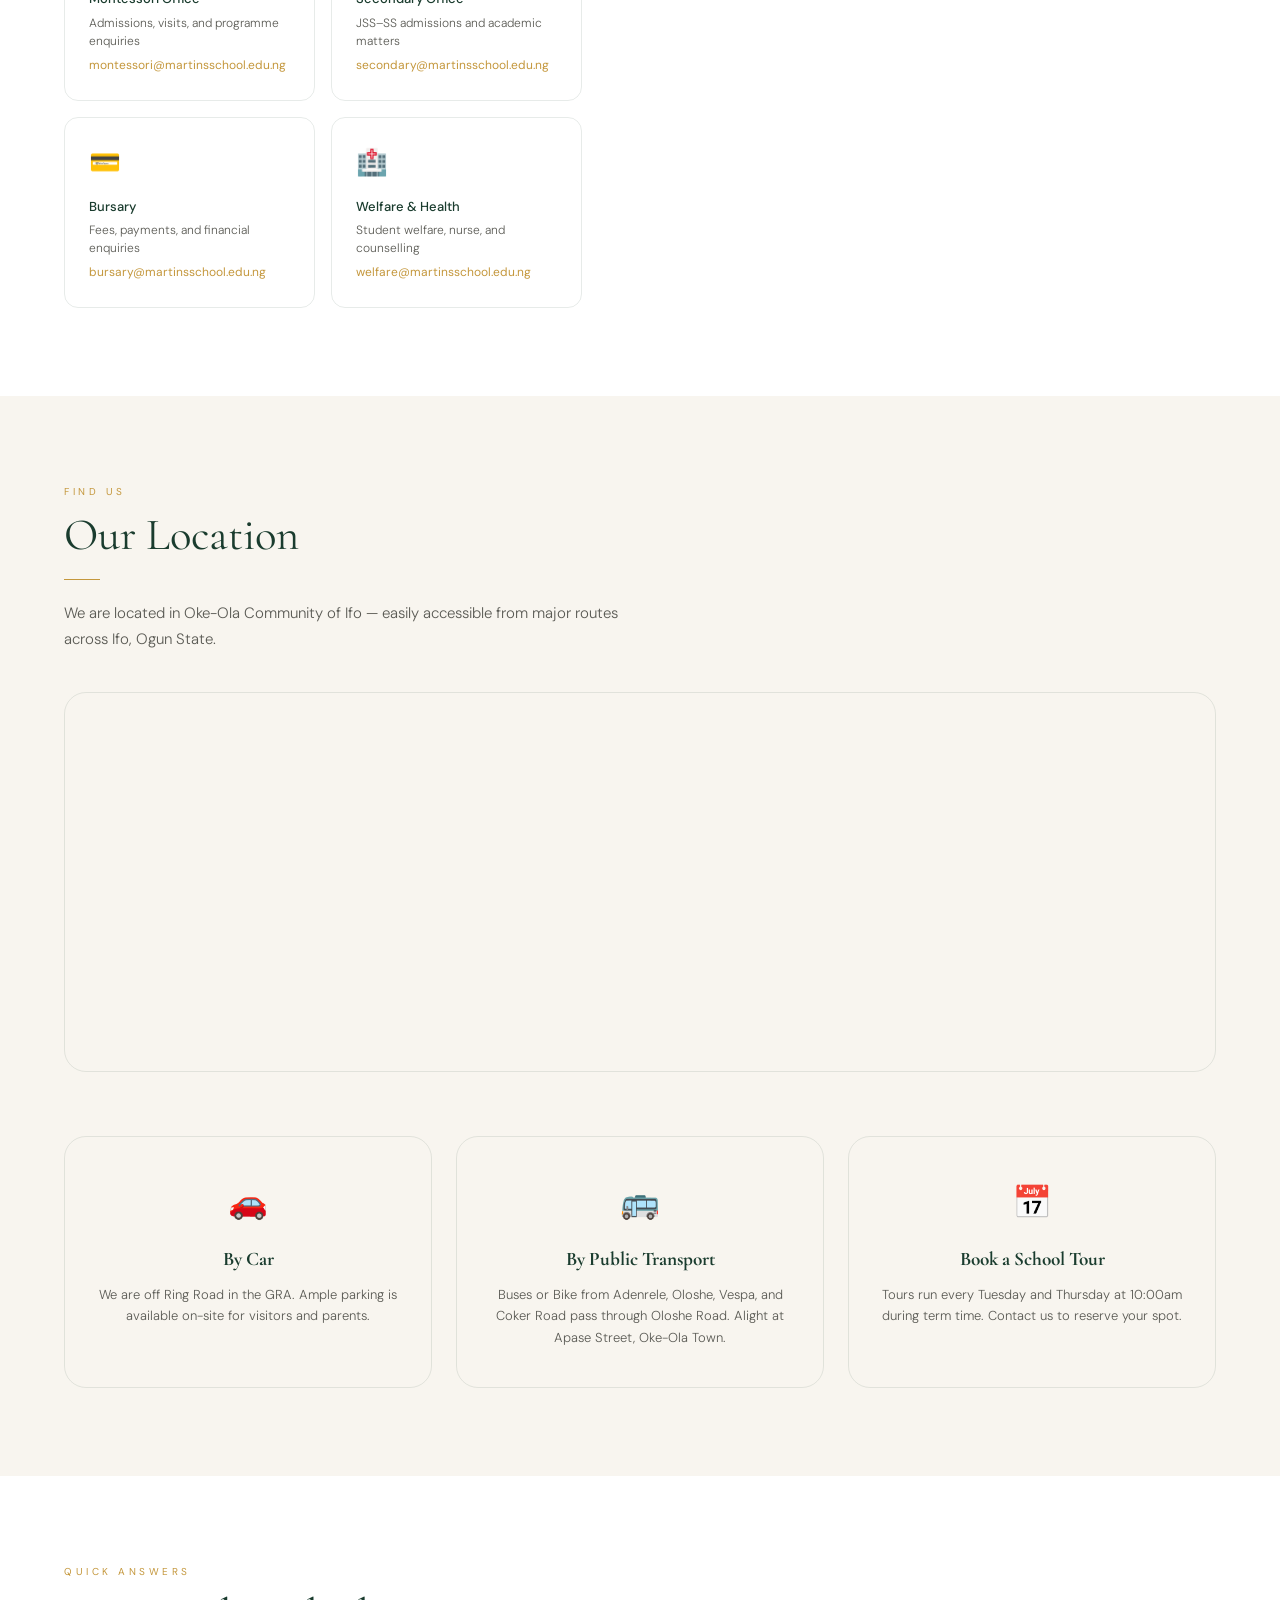
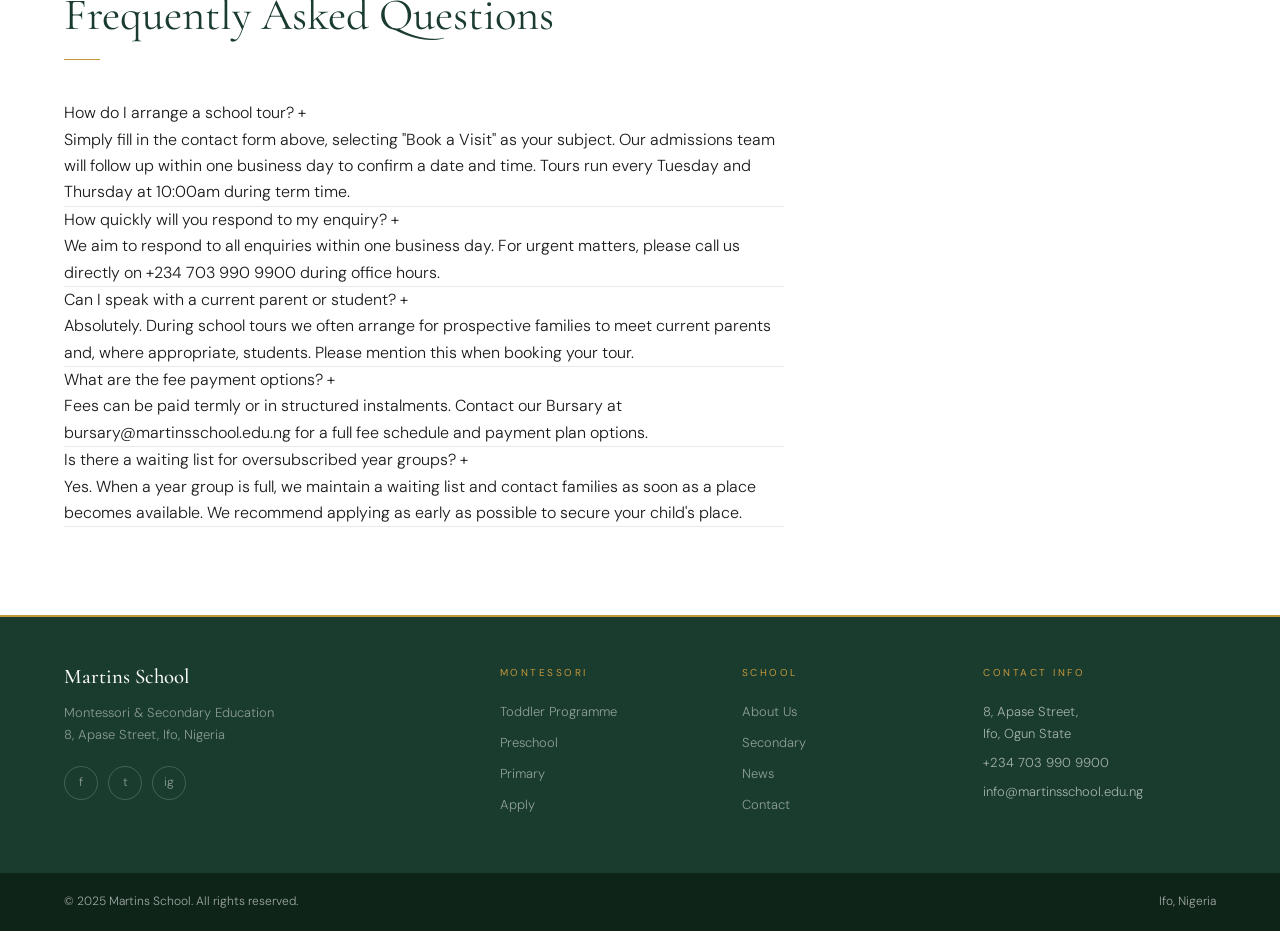
<file: contact.html>
<!doctype html>
<html lang="en" id="home">
  <head>
    <meta charset="UTF-8" />
    <meta name="viewport" content="width=device-width, initial-scale=1.0" />
    <meta
      name="description"
      content="Contact Martins School — Reach us by phone, email, or visit us in Ifo, Nigeria."
    />
    <title>Contact | Martins School</title>
    <link rel="preconnect" href="https://fonts.googleapis.com" />
    <link rel="preconnect" href="https://fonts.gstatic.com" crossorigin />
    <link
      href="https://fonts.googleapis.com/css2?family=Cormorant+Garamond:ital,wght@0,300;0,400;0,500;0,600;1,300;1,400;1,600&family=DM+Sans:opsz,wght@9..40,300;9..40,400;9..40,500&display=swap"
      rel="stylesheet"
    />
    <link
      rel="stylesheet"
      href="https://cdnjs.cloudflare.com/ajax/libs/font-awesome/6.5.0/css/all.min.css"
    />
    <link rel="stylesheet" href="style.css" />
  </head>
  <body>
    <nav>
      <a class="nav-logo" href="index.html">
        <div class="nav-logo-mark">MS</div>
        <div>
          <div class="nav-logo-text">Martins School</div>
          <div class="nav-logo-sub">Montessori &amp; Secondary</div>
        </div>
      </a>
      <div class="nav-links">
        <a href="index.html">Home</a>
        <a href="about.html">About Us</a>
        <a href="montessori.html">Montessori</a>
        <a href="secondary.html">Secondary</a>
        <a href="admissions.html">Admissions</a>
        <a href="news.html">News</a>
        <a href="contact.html" class="active">Contact</a>
      </div>
      <div class="nav-search">
        <input
          type="text"
          class="nav-search-input"
          placeholder="Search..."
          id="nav-search-input"
        />
        <button class="nav-search-btn" aria-label="Search" id="nav-search-btn">
          🔍
        </button>
      </div>
      <div class="nav-actions">
        <button class="nav-hamburger" id="nav-toggle" aria-label="Menu">
          <span></span><span></span><span></span>
        </button>
      </div>
    </nav>

    <div class="page-anim">
      <!-- PAGE HERO -->
      <div class="page-hero hero-contact">
        <div class="page-hero-breadcrumb">
          <a href="index.html">Home</a> / Contact
        </div>
        <h1>Get in<br />Touch</h1>
        <p>
          We'd love to hear from you. Our team responds within one business day.
        </p>
      </div>

      <!-- MAIN CONTACT SECTION -->
      <section>
        <div class="contact-layout">
          <!-- LEFT: Info -->
          <div>
            <div class="section-label">Contact Details</div>
            <div class="section-title">We're Here<br />for You</div>
            <div class="divider"></div>
            <p
              style="
                font-size: 14.5px;
                color: var(--text-muted);
                line-height: 1.8;
                margin-bottom: 2.5rem;
              "
            >
              Whether you have a question about admissions, want to schedule a
              visit, or simply want to learn more about life at Martins School —
              don't hesitate to reach out.
            </p>

            <div class="contact-info-block">
              <div class="contact-detail">
                <div class="contact-icon">📍</div>
                <div class="contact-detail-text">
                  <h4>Address</h4>
                  <p>8, Apase Street,<br />Ifo, Ogun State, Nigeria</p>
                </div>
              </div>
              <div class="contact-detail">
                <div class="contact-icon">📞</div>
                <div class="contact-detail-text">
                  <h4>Phone</h4>
                  <a href="tel:+2347039909900">+234 703 990 9900</a><br />
                  <a href="tel:+2348012345678">+234 801 234 5678</a>
                </div>
              </div>
              <div class="contact-detail">
                <div class="contact-icon">✉️</div>
                <div class="contact-detail-text">
                  <h4>Email</h4>
                  <a href="mailto:info@martinsschool.edu.ng"
                    >info@martinsschool.edu.ng</a
                  ><br />
                  <a href="mailto:admissions@martinsschool.edu.ng"
                    >admissions@martinsschool.edu.ng</a
                  >
                </div>
              </div>
              <div class="contact-detail">
                <div class="contact-icon">🕐</div>
                <div class="contact-detail-text">
                  <h4>Office Hours</h4>
                  <div class="hours-grid" style="grid-template-columns: 1fr">
                    <div class="hours-row">
                      <span>Monday – Friday</span><span>7:30am – 4:30pm</span>
                    </div>
                    <div class="hours-row">
                      <span>Saturday</span><span>9:00am – 12:00pm</span>
                    </div>
                    <div class="hours-row">
                      <span>Sunday &amp; Public Holidays</span
                      ><span>Closed</span>
                    </div>
                  </div>
                </div>
              </div>
            </div>

            <!-- Departments -->
            <div style="margin-top: 3rem">
              <div class="section-label">Departments</div>
              <div class="section-title" style="font-size: 1.6rem">
                Direct Lines
              </div>
              <div class="divider"></div>
              <div class="dept-cards">
                <div class="dept-card">
                  <div class="dept-card-icon">🌱</div>
                  <h4>Montessori Office</h4>
                  <p>Admissions, visits, and programme enquiries</p>
                  <a href="mailto:montessori@martinsschool.edu.ng"
                    >montessori@martinsschool.edu.ng</a
                  >
                </div>
                <div class="dept-card">
                  <div class="dept-card-icon">📚</div>
                  <h4>Secondary Office</h4>
                  <p>JSS–SS admissions and academic matters</p>
                  <a href="mailto:secondary@martinsschool.edu.ng"
                    >secondary@martinsschool.edu.ng</a
                  >
                </div>
                <div class="dept-card">
                  <div class="dept-card-icon">💳</div>
                  <h4>Bursary</h4>
                  <p>Fees, payments, and financial enquiries</p>
                  <a href="mailto:bursary@martinsschool.edu.ng"
                    >bursary@martinsschool.edu.ng</a
                  >
                </div>
                <div class="dept-card">
                  <div class="dept-card-icon">🏥</div>
                  <h4>Welfare &amp; Health</h4>
                  <p>Student welfare, nurse, and counselling</p>
                  <a href="mailto:welfare@martinsschool.edu.ng"
                    >welfare@martinsschool.edu.ng</a
                  >
                </div>
              </div>
            </div>
          </div>

          <!-- RIGHT: Form -->
          <div class="contact-form-wrap">
            <h2>Send Us a Message</h2>
            <p>
              Fill in the form and a member of our team will be in touch
              promptly.
            </p>

            <!-- SUBJECT TABS -->
            <div class="subject-tabs" id="subject-tabs">
              <button
                class="subject-tab active"
                onclick="setSubject(this, 'general')"
              >
                General
              </button>
              <button
                class="subject-tab"
                onclick="setSubject(this, 'admissions')"
              >
                Admissions
              </button>
              <button class="subject-tab" onclick="setSubject(this, 'visit')">
                Book a Visit
              </button>
              <button class="subject-tab" onclick="setSubject(this, 'fees')">
                Fees
              </button>
              <button class="subject-tab" onclick="setSubject(this, 'other')">
                Other
              </button>
            </div>

            <!-- ── GENERAL (default) ── -->
            <div class="tab-panel active" id="panel-general">
              <div class="tab-info-box">
                <h4>💬 General Enquiry</h4>
                <p>
                  Have a general question about Martins School? Fill in the form
                  below and our team will get back to you within one business
                  day.
                </p>
              </div>
            </div>

            <!-- ── ADMISSIONS ── -->
            <div class="tab-panel" id="panel-admissions">
              <div class="tab-info-box">
                <h4>🎓 Admissions Enquiry</h4>
                <p>
                  We welcome applications for our Montessori (ages 18 months – 6
                  years) and Secondary (JSS1 – SS3) programmes. Our admissions
                  team is happy to guide you through the process.
                </p>
                <p style="margin-top: 8px">
                  📧 Direct line:
                  <a href="mailto:admissions@martinsschool.edu.ng"
                    >admissions@martinsschool.edu.ng</a
                  >
                </p>
                <p style="margin-top: 4px">
                  📞 Call us: <a href="tel:+2347039909900">+234 703 990 9900</a>
                </p>
                <p style="margin-top: 8px">
                  <a href="admissions.html">→ View full admissions guide</a>
                </p>
              </div>
            </div>

            <!-- ── BOOK A VISIT ── -->
            <div class="tab-panel" id="panel-visit">
              <div class="tab-info-box">
                <h4>📅 Book a School Visit</h4>
                <p>
                  Tours run every
                  <strong style="color: var(--green)"
                    >Tuesday and Thursday at 10:00am</strong
                  >
                  during term time. Spots are limited — please submit the form
                  to reserve yours.
                </p>
                <div class="visit-slots">
                  <div class="visit-slot">
                    📅 <span>Tuesday</span> — 10:00am
                  </div>
                  <div class="visit-slot">
                    📅 <span>Thursday</span> — 10:00am
                  </div>
                  <div class="visit-slot">⏱ Duration: <span>~1 hour</span></div>
                  <div class="visit-slot">👥 Max: <span>4 families</span></div>
                </div>
                <p style="margin-top: 10px">
                  Our admissions team will confirm your slot within one business
                  day.
                </p>
              </div>
            </div>

            <!-- ── FEES ── -->
            <div class="tab-panel" id="panel-fees">
              <div class="tab-info-box">
                <h4>💳 Fees &amp; Payments</h4>
                <p>
                  For a detailed fee schedule and payment plan options, contact
                  our Bursary directly. Below is a summary of our payment
                  structure:
                </p>
                <table class="fees-table">
                  <thead>
                    <tr>
                      <th>Programme</th>
                      <th>Payment Options</th>
                    </tr>
                  </thead>
                  <tbody>
                    <tr>
                      <td>Montessori</td>
                      <td>Termly or instalments</td>
                    </tr>
                    <tr>
                      <td>JSS (Secondary)</td>
                      <td>Termly or instalments</td>
                    </tr>
                    <tr>
                      <td>SSS (Secondary)</td>
                      <td>Termly or instalments</td>
                    </tr>
                  </tbody>
                </table>
                <p style="margin-top: 10px">
                  📧 Bursary:
                  <a href="mailto:bursary@martinsschool.edu.ng"
                    >bursary@martinsschool.edu.ng</a
                  >
                </p>
              </div>
            </div>

            <!-- ── OTHER ── -->
            <div class="tab-panel" id="panel-other">
              <div class="tab-info-box">
                <h4>📬 Other Enquiries</h4>
                <p>
                  Not sure where to direct your message? Use the form below and
                  we'll route it to the right team. Or reach out directly via
                  one of our departments:
                </p>
                <div class="other-links">
                  <a
                    class="other-link-btn"
                    href="mailto:welfare@martinsschool.edu.ng"
                    >🏥 Welfare &amp; Health</a
                  >
                  <a
                    class="other-link-btn"
                    href="mailto:montessori@martinsschool.edu.ng"
                    >🌱 Montessori Office</a
                  >
                  <a
                    class="other-link-btn"
                    href="mailto:secondary@martinsschool.edu.ng"
                    >📚 Secondary Office</a
                  >
                  <a
                    class="other-link-btn"
                    href="mailto:info@martinsschool.edu.ng"
                    >✉️ General Office</a
                  >
                </div>
              </div>
            </div>

            <!-- FORM FIELDS (shared across all tabs) -->
            <form id="contact-form">
              <input type="hidden" id="subject-field" value="General Enquiry" />

              <div class="form-row">
                <div class="form-group">
                  <label class="form-label">First Name *</label>
                  <input
                    class="form-input"
                    type="text"
                    placeholder="e.g. Adaeze"
                    required
                  />
                </div>
                <div class="form-group">
                  <label class="form-label">Last Name *</label>
                  <input
                    class="form-input"
                    type="text"
                    placeholder="e.g. Okafor"
                    required
                  />
                </div>
              </div>

              <div class="form-group">
                <label class="form-label">Email Address *</label>
                <input
                  class="form-input"
                  type="email"
                  placeholder="your@email.com"
                  required
                />
              </div>

              <div class="form-group">
                <label class="form-label">Phone Number</label>
                <input class="form-input" type="tel" placeholder="+234 ..." />
              </div>

              <div class="form-group">
                <label class="form-label">I am a…</label>
                <select class="form-input form-select">
                  <option value="">Select one</option>
                  <option>Prospective parent</option>
                  <option>Current parent</option>
                  <option>Student</option>
                  <option>Member of the press</option>
                  <option>Other</option>
                </select>
              </div>

              <div class="form-group">
                <label class="form-label">Your Message *</label>
                <textarea
                  class="form-input form-textarea"
                  placeholder="Tell us how we can help…"
                  required
                ></textarea>
              </div>

              <button
                type="submit"
                class="btn-filled"
                style="width: 100%; padding: 13px; font-size: 13px"
              >
                Send Message
              </button>

              <p
                style="
                  font-size: 11px;
                  color: var(--text-muted);
                  margin-top: 1rem;
                  line-height: 1.6;
                  text-align: center;
                "
              >
                By submitting this form you agree to our privacy policy. We will
                never share your details with third parties.
              </p>
            </form>
          </div>
        </div>
      </section>

      <!-- MAP -->
      <section class="map-section">
        <div class="section-label">Find Us</div>
        <div class="section-title">Our Location</div>
        <div class="divider"></div>
        <p class="section-sub">
          We are located in Oke-Ola Community of Ifo — easily accessible from
          major routes across Ifo, Ogun State.
        </p>

        <div
          class="map-embed"
          style="margin-top: 2.5rem; background: none; padding: 0"
        >
          <iframe
            src="https://maps.google.com/maps?cid=6012739565007614223&output=embed"
            width="100%"
            height="100%"
            style="border: 0; display: block; border-radius: 14px"
            allowfullscreen=""
            loading="lazy"
            referrerpolicy="no-referrer-when-downgrade"
            title="Martins School Location — Ifo, Ogun State"
          ></iframe>
        </div>

        <div class="visit-strip">
          <div class="visit-card">
            <div class="visit-card-icon">🚗</div>
            <h3>By Car</h3>
            <p>
              We are off Ring Road in the GRA. Ample parking is available
              on-site for visitors and parents.
            </p>
          </div>
          <div class="visit-card">
            <div class="visit-card-icon">🚌</div>
            <h3>By Public Transport</h3>
            <p>
              Buses or Bike from Adenrele, Oloshe, Vespa, and Coker Road pass
              through Oloshe Road. Alight at Apase Street, Oke-Ola Town.
            </p>
          </div>
          <div class="visit-card">
            <div class="visit-card-icon">📅</div>
            <h3>Book a School Tour</h3>
            <p>
              Tours run every Tuesday and Thursday at 10:00am during term time.
              Contact us to reserve your spot.
            </p>
          </div>
        </div>
      </section>

      <!-- FAQ -->
      <section>
        <div class="section-label">Quick Answers</div>
        <div class="section-title">Frequently Asked Questions</div>
        <div class="divider"></div>
        <div style="max-width: 720px; margin-top: 2.5rem">
          <div class="faq-item">
            <div class="faq-question" onclick="toggleFaq(this)">
              How do I arrange a school tour? <span class="faq-icon">+</span>
            </div>
            <div class="faq-answer">
              <p>
                Simply fill in the contact form above, selecting "Book a Visit"
                as your subject. Our admissions team will follow up within one
                business day to confirm a date and time. Tours run every Tuesday
                and Thursday at 10:00am during term time.
              </p>
            </div>
          </div>
          <div class="faq-item">
            <div class="faq-question" onclick="toggleFaq(this)">
              How quickly will you respond to my enquiry?
              <span class="faq-icon">+</span>
            </div>
            <div class="faq-answer">
              <p>
                We aim to respond to all enquiries within one business day. For
                urgent matters, please call us directly on +234 703 990 9900
                during office hours.
              </p>
            </div>
          </div>
          <div class="faq-item">
            <div class="faq-question" onclick="toggleFaq(this)">
              Can I speak with a current parent or student?
              <span class="faq-icon">+</span>
            </div>
            <div class="faq-answer">
              <p>
                Absolutely. During school tours we often arrange for prospective
                families to meet current parents and, where appropriate,
                students. Please mention this when booking your tour.
              </p>
            </div>
          </div>
          <div class="faq-item">
            <div class="faq-question" onclick="toggleFaq(this)">
              What are the fee payment options? <span class="faq-icon">+</span>
            </div>
            <div class="faq-answer">
              <p>
                Fees can be paid termly or in structured instalments. Contact
                our Bursary at bursary@martinsschool.edu.ng for a full fee
                schedule and payment plan options.
              </p>
            </div>
          </div>
          <div class="faq-item">
            <div class="faq-question" onclick="toggleFaq(this)">
              Is there a waiting list for oversubscribed year groups?
              <span class="faq-icon">+</span>
            </div>
            <div class="faq-answer">
              <p>
                Yes. When a year group is full, we maintain a waiting list and
                contact families as soon as a place becomes available. We
                recommend applying as early as possible to secure your child's
                place.
              </p>
            </div>
          </div>
        </div>
      </section>

      <footer>
        <div class="footer-brand">
          <div class="nav-logo-text">Martins School</div>
          <p>
            Montessori &amp; Secondary Education<br />8, Apase Street, Ifo,
            Nigeria
          </p>
          <div class="footer-social">
            <a href="#" aria-label="Facebook">f</a>
            <a href="#" aria-label="Twitter">t</a>
            <a href="#" aria-label="Instagram">ig</a>
          </div>
        </div>
        <div>
          <h4>Montessori</h4>
          <a href="montessori.html">Toddler Programme</a>
          <a href="montessori.html">Preschool</a>
          <a href="montessori.html">Primary</a>
          <a href="admissions.html">Apply</a>
        </div>
        <div>
          <h4>School</h4>
          <a href="about.html">About Us</a>
          <a href="secondary.html">Secondary</a>
          <a href="news.html">News</a>
          <a href="contact.html">Contact</a>
        </div>
        <div>
          <h4>Contact Info</h4>
          <p>8, Apase Street,<br />Ifo, Ogun State</p>
          <p>+234 703 990 9900</p>
          <p>info@martinsschool.edu.ng</p>
        </div>
      </footer>
      <div class="footer-bottom">
        <span>© 2025 Martins School. All rights reserved.</span>
        <span>Ifo, Nigeria</span>
      </div>

      <script src="script.js"></script>
      <script>
        var subjectLabels = {
          general: "General Enquiry",
          admissions: "Admissions Enquiry",
          visit: "Book a Visit",
          fees: "Fees & Payments",
          other: "Other",
        };

        function setSubject(btn, panelKey) {
          /* Update active tab button */
          document.querySelectorAll(".subject-tab").forEach(function (b) {
            b.classList.remove("active");
          });
          btn.classList.add("active");

          /* Update hidden field value */
          document.getElementById("subject-field").value =
            subjectLabels[panelKey] || panelKey;

          /* Show the matching panel, hide the rest */
          document.querySelectorAll(".tab-panel").forEach(function (p) {
            p.classList.remove("active");
          });
          var panel = document.getElementById("panel-" + panelKey);
          if (panel) panel.classList.add("active");
        }
      </script>
    </div>
    <a href="#home" class="scroll-top" id="scroll-top" aria-label="Back to top">
      <i class="fa-solid fa-arrow-up"></i>
    </a>
  </body>
</html>
</file>
<file: style.css>
/* =============================================
   MARTINS SCHOOL — Global Stylesheet
   Fully Responsive: Mobile · Tablet · Desktop
   ============================================= */

@import url("https://fonts.googleapis.com/css2?family=Cormorant+Garamond:ital,wght@0,300;0,400;0,500;0,600;1,300;1,400;1,600&family=DM+Sans:opsz,wght@9..40,300;9..40,400;9..40,500&display=swap");

/* =============================================
   RESET & BASE
   ============================================= */
*,
*::before,
*::after {
  box-sizing: border-box;
  margin: 0;
  padding: 0;
}

:root {
  --green: #1a3c2e;
  --green-mid: #2d5c45;
  --green-light: #4a8a67;
  --green-pale: #eef5f0;
  --gold: #c4973c;
  --gold-light: #e8c87a;
  --gold-pale: #fdf6e8;
  --cream: #f8f5ef;
  --cream-dark: #ede9e0;
  --text: #1a1a18;
  --text-muted: #5a5a54;
  --border: rgba(26, 60, 46, 0.1);
  --white: #ffffff;
  --shadow-sm: 0 1px 6px rgba(26, 60, 46, 0.07);
  --shadow-md: 0 4px 24px rgba(26, 60, 46, 0.1);
  --shadow-lg: 0 12px 48px rgba(26, 60, 46, 0.13);
  --radius: 6px;
  --radius-lg: 14px;
  --radius-xl: 22px;
  --transition: 0.25s cubic-bezier(0.4, 0, 0.2, 1);

  /* Responsive spacing scale */
  --space-xs: clamp(0.75rem, 2vw, 1rem);
  --space-sm: clamp(1rem, 3vw, 1.5rem);
  --space-md: clamp(1.5rem, 4vw, 2.5rem);
  --space-lg: clamp(2rem, 5vw, 4rem);
  --space-xl: clamp(3rem, 7vw, 5.5rem);

  /* Nav height for offset calculations */
  --nav-h: 68px;
}

html {
  scroll-behavior: smooth;
  -webkit-text-size-adjust: 100%;
}

body {
  font-family: "DM Sans", sans-serif;
  font-weight: 300;
  color: var(--text);
  background: var(--white);
  line-height: 1.65;
  -webkit-font-smoothing: antialiased;
  padding-top: var(--nav-h);
  overflow-x: hidden;
}

img {
  max-width: 100%;
  height: auto;
  display: block;
}

/* =============================================
   NAVIGATION
   ============================================= */
nav {
  position: fixed;
  top: 0;
  left: 0;
  right: 0;
  z-index: 1000;
  background: rgba(255, 255, 255, 0.97);
  backdrop-filter: blur(12px);
  -webkit-backdrop-filter: blur(12px);
  border-bottom: 1px solid var(--border);
  display: flex;
  align-items: center;
  justify-content: space-between;
  padding: 0 clamp(1rem, 3vw, 2rem);
  height: var(--nav-h);
  gap: 1rem;
  transition: box-shadow var(--transition);
}
nav.scrolled {
  box-shadow: var(--shadow-md);
}

/* Logo */
.nav-logo {
  display: flex;
  align-items: center;
  gap: 10px;
  text-decoration: none;
  flex-shrink: 0;
  min-width: 0;
}
.nav-logo-mark {
  width: 36px;
  height: 36px;
  border-radius: 50%;
  background: var(--green);
  display: flex;
  align-items: center;
  justify-content: center;
  font-family: "Cormorant Garamond", serif;
  font-weight: 600;
  font-size: 13px;
  color: var(--gold-light);
  letter-spacing: 0.5px;
  flex-shrink: 0;
}
.nav-logo-text {
  font-family: "Cormorant Garamond", serif;
  font-weight: 500;
  font-size: clamp(15px, 2vw, 18px);
  color: var(--green);
  line-height: 1.15;
  white-space: nowrap;
}
.nav-logo-sub {
  font-size: 10px;
  font-weight: 300;
  color: var(--text-muted);
  letter-spacing: 1.2px;
  text-transform: uppercase;
  white-space: nowrap;
}

/* Desktop nav links */
.nav-links {
  display: flex;
  align-items: center;
  gap: 0;
  flex: 1;
  justify-content: center;
}
.nav-links a {
  font-size: 13px;
  font-weight: 400;
  color: var(--text-muted);
  text-decoration: none;
  padding: 0 clamp(8px, 1.2vw, 18px);
  height: var(--nav-h);
  display: flex;
  align-items: center;
  border-bottom: 2px solid transparent;
  transition:
    color var(--transition),
    border-color var(--transition);
  letter-spacing: 0.2px;
  white-space: nowrap;
}
.nav-links a:hover,
.nav-links a.active {
  color: var(--green);
  border-bottom-color: var(--gold);
}

/* Search bar */
.nav-search {
  display: flex;
  align-items: center;
  border: 1px solid var(--border);
  border-radius: 20px;
  padding: 0 12px;
  height: 36px;
  gap: 6px;
  transition: border-color var(--transition);
  flex-shrink: 0;
}
.nav-search:focus-within {
  border-color: var(--green);
}
.nav-search-input {
  border: none;
  outline: none;
  font-size: 13px;
  font-family: "DM Sans", sans-serif;
  color: var(--text);
  width: clamp(80px, 10vw, 140px);
  background: transparent;
}
.nav-search-btn {
  border: none;
  background: transparent;
  cursor: pointer;
  font-size: 14px;
  padding: 0;
  line-height: 1;
}

.nav-actions {
  display: flex;
  align-items: center;
  gap: 10px;
  flex-shrink: 0;
}

/* Hamburger — hidden on desktop */
.nav-hamburger {
  display: none;
  flex-direction: column;
  gap: 5px;
  cursor: pointer;
  padding: 8px;
  border: none;
  background: transparent;
}
.nav-hamburger span {
  display: block;
  width: 22px;
  height: 1.5px;
  background: var(--green);
  transition:
    transform var(--transition),
    opacity var(--transition);
}
.nav-hamburger.open span:nth-child(1) {
  transform: translateY(6.5px) rotate(45deg);
}
.nav-hamburger.open span:nth-child(2) {
  opacity: 0;
}
.nav-hamburger.open span:nth-child(3) {
  transform: translateY(-6.5px) rotate(-45deg);
}

/* Mobile nav open state */
.nav-links.mobile-open {
  display: flex;
  flex-direction: column;
  align-items: stretch;
  position: fixed;
  top: var(--nav-h);
  left: 0;
  right: 0;
  background: white;
  border-bottom: 1px solid var(--border);
  padding: 0.5rem 1.5rem 1rem;
  z-index: 999;
  box-shadow: var(--shadow-md);
  animation: fadeIn 0.2s ease;
  max-height: calc(100vh - var(--nav-h));
  overflow-y: auto;
}
.nav-links.mobile-open a {
  height: auto;
  padding: 0.85rem 0;
  border-bottom: 1px solid var(--border);
  border-left: none;
  font-size: 15px;
}
.nav-links.mobile-open a:last-child {
  border-bottom: none;
}

/* =============================================
   BUTTONS
   ============================================= */
.btn-outline {
  font-size: 12px;
  font-weight: 400;
  color: var(--green);
  border: 1px solid rgba(26, 60, 46, 0.3);
  padding: 8px 20px;
  border-radius: var(--radius);
  text-decoration: none;
  cursor: pointer;
  transition:
    background var(--transition),
    border-color var(--transition);
  letter-spacing: 0.3px;
  background: transparent;
  display: inline-block;
}
.btn-outline:hover {
  background: var(--green-pale);
  border-color: var(--green);
}

.btn-filled {
  font-size: 12px;
  font-weight: 500;
  color: white;
  background: var(--green);
  border: none;
  padding: 9px 22px;
  border-radius: var(--radius);
  cursor: pointer;
  transition:
    background var(--transition),
    transform var(--transition);
  letter-spacing: 0.3px;
  text-decoration: none;
  display: inline-block;
}
.btn-filled:hover {
  background: var(--green-mid);
  transform: translateY(-1px);
}

.btn-gold {
  font-size: 13px;
  font-weight: 500;
  background: var(--gold);
  color: var(--green);
  border: none;
  padding: 13px 32px;
  border-radius: var(--radius);
  cursor: pointer;
  transition:
    background var(--transition),
    transform var(--transition);
  letter-spacing: 0.3px;
  text-decoration: none;
  display: inline-block;
  white-space: nowrap;
}
.btn-gold:hover {
  background: var(--gold-light);
  transform: translateY(-1px);
}

.btn-ghost {
  font-size: 13px;
  font-weight: 400;
  color: var(--green);
  background: transparent;
  padding: 12px 30px;
  border-radius: var(--radius);
  text-decoration: none;
  letter-spacing: 0.4px;
  border: 1px solid rgba(26, 60, 46, 0.4);
  transition:
    background var(--transition),
    border-color var(--transition);
  display: inline-block;
  white-space: nowrap;
}
.btn-ghost:hover {
  background: rgba(26, 60, 46, 0.08);
  border-color: var(--green);
}

.link-arrow {
  font-size: 13px;
  color: var(--gold);
  text-decoration: none;
  display: inline-flex;
  align-items: center;
  gap: 5px;
  font-weight: 400;
  transition:
    gap var(--transition),
    color var(--transition);
}
.link-arrow:hover {
  gap: 8px;
  color: var(--green-mid);
}

/* =============================================
   TYPOGRAPHY & LAYOUT UTILITIES
   ============================================= */
section {
  padding: var(--space-xl) clamp(1.25rem, 5vw, 4rem);
}

.section-label {
  font-size: 10px;
  letter-spacing: 3.5px;
  text-transform: uppercase;
  color: var(--gold);
  margin-bottom: 0.6rem;
  font-weight: 400;
}
.section-title {
  font-family: "Cormorant Garamond", serif;
  font-weight: 400;
  font-size: clamp(1.75rem, 3.5vw, 2.8rem);
  color: var(--green);
  line-height: 1.12;
}
.section-sub {
  font-size: clamp(14px, 2vw, 15px);
  color: var(--text-muted);
  max-width: 560px;
  line-height: 1.75;
  margin-top: 1rem;
}
.divider {
  width: 36px;
  height: 1px;
  background: var(--gold);
  margin: 1.2rem 0;
}

/* =============================================
   PAGE HERO (inner pages)
   ============================================= */
.page-hero {
  padding: clamp(3rem, 6vw, 5rem) clamp(1.25rem, 5vw, 4rem)
    clamp(2.5rem, 5vw, 4rem);
  position: relative;
  overflow: hidden;
  min-height: clamp(220px, 35vw, 340px);
  display: flex;
  flex-direction: column;
  justify-content: flex-end;
}
.page-hero::after {
  content: "";
  position: absolute;
  inset: 0;
  background: linear-gradient(
    90deg,
    rgba(26, 60, 46, 0.85) 0%,
    rgba(26, 60, 46, 0.5) 60%,
    transparent 100%
  );
  z-index: 0;
}
.page-hero-breadcrumb {
  font-size: 11px;
  color: rgba(255, 255, 255, 0.6);
  letter-spacing: 1.5px;
  text-transform: uppercase;
  margin-bottom: 1.2rem;
  position: relative;
  z-index: 1;
}
.page-hero-breadcrumb a {
  color: rgba(255, 255, 255, 0.6);
  text-decoration: none;
}
.page-hero-breadcrumb a:hover {
  color: var(--gold-light);
}
.page-hero h1 {
  font-family: "Cormorant Garamond", serif;
  font-weight: 300;
  font-size: clamp(2rem, 5vw, 3.8rem);
  color: white;
  line-height: 1.08;
  position: relative;
  z-index: 1;
}
.page-hero p {
  font-size: clamp(13px, 2vw, 15px);
  color: rgba(255, 255, 255, 0.7);
  margin-top: 0.9rem;
  max-width: 540px;
  line-height: 1.75;
  position: relative;
  z-index: 1;
}

/* Hero background variants */
.hero-about {
  background-image: url("img/hero-about.jpeg");
  background-size: cover;
  background-position: center;
}
.hero-admissions {
  background-image: url("img/hero-admissions.jpeg");
  background-size: cover;
  background-position: center 40%;
}
.hero-secondary {
  background-image: url("img/hero-secondary.jpeg");
  background-size: cover;
  background-position: center 40%;
}
.hero-montessori {
  background-image: url("img/hero-montessori.jpeg");
  background-size: cover;
  background-position: center 25%;
}
.hero-news {
  background-image: url("img/hero-news.jpeg");
  background-size: cover;
  background-position: center;
}
.hero-contact {
  background-image: url("img/hero-contact.jpeg");
  background-size: cover;
  background-position: center;
}

/* =============================================
   TWO-COLUMN LAYOUT
   ============================================= */
.two-col {
  display: grid;
  grid-template-columns: 1fr 1fr;
  gap: clamp(2rem, 5vw, 4rem);
  align-items: center;
}
.two-col.reverse {
  direction: rtl;
}
.two-col.reverse > * {
  direction: ltr;
}

.info-img {
  border-radius: var(--radius-xl);
  overflow: hidden;
  height: clamp(240px, 30vw, 360px);
  background: linear-gradient(135deg, var(--green-mid), var(--green-light));
  box-shadow: var(--shadow-lg);
}
.info-img img {
  width: 100%;
  height: 100%;
  object-fit: cover;
  display: block;
}

/* =============================================
   CARDS
   ============================================= */
.card {
  background: var(--white);
  border: 1px solid var(--border);
  border-radius: var(--radius-lg);
  padding: clamp(1.25rem, 3vw, 2rem);
  transition:
    transform var(--transition),
    box-shadow var(--transition);
}
.card:hover {
  transform: translateY(-4px);
  box-shadow: var(--shadow-md);
}
.card-icon {
  width: 48px;
  height: 48px;
  border-radius: 12px;
  display: flex;
  align-items: center;
  justify-content: center;
  font-size: 20px;
  margin-bottom: 1.1rem;
  background: var(--green-pale);
}

/* =============================================
   STATS ROW
   ============================================= */
.stats-row {
  display: grid;
  grid-template-columns: repeat(4, 1fr);
  border-top: 1px solid var(--border);
  border-bottom: 1px solid var(--border);
}
.stat-box {
  padding: clamp(1.5rem, 3vw, 2.5rem) clamp(1rem, 2vw, 2rem);
  text-align: center;
  border-right: 1px solid var(--border);
  transition: background var(--transition);
}
.stat-box:last-child {
  border-right: none;
}
.stat-box:hover {
  background: var(--cream);
}
.stat-num {
  font-family: "Cormorant Garamond", serif;
  font-size: clamp(2rem, 4vw, 3rem);
  font-weight: 300;
  color: var(--green);
  line-height: 1;
}
.stat-label {
  font-size: 12px;
  color: var(--text-muted);
  margin-top: 5px;
  letter-spacing: 0.3px;
}

/* =============================================
   FEATURE ROWS
   ============================================= */
.features-list {
  display: flex;
  flex-direction: column;
  gap: 1rem;
  margin-top: 2rem;
}
.feature-row {
  display: flex;
  align-items: flex-start;
  gap: 1rem;
  padding: 1.25rem 1.5rem;
  border: 1px solid var(--border);
  border-radius: var(--radius-lg);
  transition: background var(--transition);
}
.feature-row:hover {
  background: var(--green-pale);
}
.feature-dot {
  width: 7px;
  height: 7px;
  border-radius: 50%;
  background: var(--gold);
  margin-top: 7px;
  flex-shrink: 0;
}
.feature-row h4 {
  font-size: 14px;
  font-weight: 500;
  color: var(--green);
  margin-bottom: 3px;
}
.feature-row p {
  font-size: 13px;
  color: var(--text-muted);
  line-height: 1.6;
}

/* =============================================
   TABS
   ============================================= */
.tabs {
  display: flex;
  gap: 0;
  border-bottom: 1px solid var(--border);
  margin-bottom: 3rem;
  overflow-x: auto;
  -webkit-overflow-scrolling: touch;
  scrollbar-width: none;
}
.tabs::-webkit-scrollbar {
  display: none;
}
.tab-btn {
  padding: clamp(0.75rem, 2vw, 1rem) clamp(1rem, 2.5vw, 1.8rem);
  font-size: 13px;
  font-weight: 400;
  cursor: pointer;
  border: none;
  background: transparent;
  color: var(--text-muted);
  border-bottom: 2px solid transparent;
  margin-bottom: -1px;
  white-space: nowrap;
  transition:
    color var(--transition),
    border-color var(--transition);
  font-family: "DM Sans", sans-serif;
  letter-spacing: 0.2px;
}
.tab-btn.active {
  color: var(--green);
  border-bottom-color: var(--gold);
}
.tab-btn:hover:not(.active) {
  color: var(--green);
}
.tab-content {
  display: none;
}
.tab-content.active {
  display: block;
  animation: fadeIn 0.25s ease;
}

@keyframes fadeIn {
  from {
    opacity: 0;
    transform: translateY(8px);
  }
  to {
    opacity: 1;
    transform: translateY(0);
  }
}

/* =============================================
   FAQ
   ============================================= */
.faq-item {
  border-bottom: 1px solid var(--border);
}
.faq-q {
  padding: 1.1rem 0;
  display: flex;
  justify-content: space-between;
  align-items: center;
  cursor: pointer;
  font-size: 14px;
  font-weight: 400;
  color: var(--text);
  transition: color var(--transition);
  gap: 1rem;
}
.faq-q:hover {
  color: var(--green);
}
.faq-q-icon {
  width: 28px;
  height: 28px;
  border-radius: 50%;
  border: 1px solid var(--border);
  display: flex;
  align-items: center;
  justify-content: center;
  font-size: 16px;
  color: var(--text-muted);
  flex-shrink: 0;
  transition:
    transform var(--transition),
    background var(--transition),
    color var(--transition);
}
.faq-item.open .faq-q-icon {
  transform: rotate(45deg);
  background: var(--green);
  color: white;
  border-color: var(--green);
}
.faq-a {
  padding: 0 0 1.25rem;
  font-size: 13.5px;
  color: var(--text-muted);
  line-height: 1.75;
  display: none;
}
.faq-item.open .faq-a {
  display: block;
  animation: fadeIn 0.2s ease;
}

/* =============================================
   STEPS TIMELINE
   ============================================= */
.steps-timeline {
  margin-top: 1.5rem;
}
.step-row {
  display: flex;
  gap: 1.5rem;
}
.step-num-col {
  display: flex;
  flex-direction: column;
  align-items: center;
  flex-shrink: 0;
}
.step-num {
  width: 42px;
  height: 42px;
  border-radius: 50%;
  background: var(--green);
  color: white;
  font-family: "Cormorant Garamond", serif;
  font-size: 1.1rem;
  display: flex;
  align-items: center;
  justify-content: center;
  font-weight: 500;
  flex-shrink: 0;
  box-shadow: 0 0 0 4px var(--green-pale);
}
.step-line {
  flex: 1;
  width: 1px;
  background: var(--border);
  margin: 8px 0;
  min-height: 28px;
}
.step-content {
  padding-bottom: 2.5rem;
  flex: 1;
}
.step-content h3 {
  font-size: 15px;
  font-weight: 500;
  color: var(--green);
  margin-bottom: 0.35rem;
}
.step-content p {
  font-size: 13.5px;
  color: var(--text-muted);
  line-height: 1.65;
}

/* =============================================
   FORMS
   ============================================= */
.form-section {
  background: var(--cream);
  border-radius: var(--radius-xl);
  padding: clamp(1.5rem, 4vw, 2.5rem) clamp(1.25rem, 4vw, 3rem);
}
.form-section h2 {
  font-family: "Cormorant Garamond", serif;
  font-size: clamp(1.5rem, 3vw, 2rem);
  color: var(--green);
  margin-bottom: 1.5rem;
}
.form-row {
  display: grid;
  grid-template-columns: 1fr 1fr;
  gap: 1rem;
  margin-bottom: 1rem;
}
.form-row.full {
  grid-template-columns: 1fr;
}
.form-group {
  display: flex;
  flex-direction: column;
  gap: 6px;
}
.form-group label {
  font-size: 11px;
  letter-spacing: 1px;
  color: var(--text-muted);
  text-transform: uppercase;
  font-weight: 400;
}
.form-group input,
.form-group select,
.form-group textarea {
  padding: 11px 16px;
  border: 1px solid var(--border);
  border-radius: var(--radius);
  font-size: 14px;
  font-family: "DM Sans", sans-serif;
  background: white;
  color: var(--text);
  outline: none;
  transition:
    border-color var(--transition),
    box-shadow var(--transition);
  width: 100%;
}
.form-group input:focus,
.form-group select:focus,
.form-group textarea:focus {
  border-color: var(--green-mid);
  box-shadow: 0 0 0 3px rgba(26, 60, 46, 0.08);
}
.form-group textarea {
  min-height: 110px;
  resize: vertical;
}

/* =============================================
   DATES TABLE
   ============================================= */
.dates-table {
  width: 100%;
  border-collapse: collapse;
  margin-top: 1rem;
  display: block;
  overflow-x: auto;
  -webkit-overflow-scrolling: touch;
}
.dates-table table {
  width: 100%;
  border-collapse: collapse;
  min-width: 460px;
}
.dates-table th {
  font-size: 10px;
  letter-spacing: 2px;
  text-transform: uppercase;
  color: var(--text-muted);
  padding: 0.8rem 1.2rem;
  border-bottom: 1px solid var(--border);
  text-align: left;
  font-weight: 400;
  white-space: nowrap;
}
.dates-table td {
  padding: 1rem 1.2rem;
  border-bottom: 1px solid var(--border);
  font-size: 14px;
}
.dates-table tr:last-child td {
  border-bottom: none;
}
.dates-table tr:hover td {
  background: var(--cream);
}
.date-badge {
  font-size: 10px;
  background: var(--cream-dark);
  color: var(--gold);
  padding: 3px 10px;
  border-radius: 20px;
  font-weight: 400;
  letter-spacing: 0.5px;
  white-space: nowrap;
}

/* =============================================
   NEWS CARDS
   ============================================= */
.news-card {
  background: white;
  border-radius: var(--radius-lg);
  overflow: hidden;
  border: 1px solid var(--border);
  box-shadow: var(--shadow-sm);
  transition:
    transform var(--transition),
    box-shadow var(--transition);
}
.news-card:hover {
  transform: translateY(-5px);
  box-shadow: var(--shadow-md);
}
.news-img {
  height: clamp(160px, 20vw, 190px);
  overflow: hidden;
  background: linear-gradient(135deg, var(--green-mid), var(--green-light));
}
.news-img img {
  width: 100%;
  height: 100%;
  object-fit: cover;
  display: block;
  transition: transform 0.4s ease;
}
.news-card:hover .news-img img {
  transform: scale(1.04);
}
.news-card-body {
  padding: 1.5rem;
}
.news-tag {
  font-size: 10px;
  letter-spacing: 2px;
  text-transform: uppercase;
  color: var(--gold);
  margin-bottom: 0.5rem;
  display: block;
}
.news-card h3 {
  font-size: 15px;
  font-weight: 500;
  color: var(--text);
  margin-bottom: 0.4rem;
  line-height: 1.4;
}
.news-date {
  font-size: 12px;
  color: var(--text-muted);
}

/* =============================================
   EVENT CARDS
   ============================================= */
.event-card {
  border: 1px solid var(--border);
  border-radius: var(--radius-lg);
  padding: 1.4rem;
  display: flex;
  gap: 1.2rem;
  align-items: flex-start;
  transition:
    background var(--transition),
    transform var(--transition),
    box-shadow var(--transition);
  background: white;
}
.event-card:hover {
  background: var(--green-pale);
  transform: translateY(-2px);
  box-shadow: var(--shadow-sm);
}
.event-date-box {
  flex-shrink: 0;
  width: 52px;
  text-align: center;
  background: var(--green);
  border-radius: 10px;
  padding: 8px 0;
}
.event-date-box .month {
  font-size: 9px;
  letter-spacing: 1.5px;
  text-transform: uppercase;
  color: var(--gold-light);
}
.event-date-box .day {
  font-size: 22px;
  font-weight: 500;
  color: white;
  line-height: 1.1;
  font-family: "Cormorant Garamond", serif;
}
.event-card h4 {
  font-size: 14px;
  font-weight: 500;
  color: var(--text);
  margin-bottom: 4px;
}
.event-card p {
  font-size: 12.5px;
  color: var(--text-muted);
  line-height: 1.55;
}

/* =============================================
   CONTACT DETAILS
   ============================================= */
.contact-detail {
  display: flex;
  gap: 1rem;
  align-items: flex-start;
  margin-bottom: 1.5rem;
}
.contact-icon {
  width: 40px;
  height: 40px;
  border-radius: 10px;
  background: var(--green-pale);
  display: flex;
  align-items: center;
  justify-content: center;
  font-size: 17px;
  flex-shrink: 0;
}
.contact-detail h4 {
  font-size: 11px;
  letter-spacing: 1.2px;
  text-transform: uppercase;
  color: var(--text-muted);
  margin-bottom: 3px;
}
.contact-detail p {
  font-size: 14px;
  color: var(--text);
  line-height: 1.6;
}

/* =============================================
   FOOTER
   ============================================= */
footer {
  background: var(--green);
  color: rgba(255, 255, 255, 0.6);
  padding: clamp(2rem, 5vw, 3rem) clamp(1.25rem, 5vw, 4rem);
  display: grid;
  grid-template-columns: 2fr 1fr 1fr 1.2fr;
  gap: clamp(1.5rem, 4vw, 3rem);
  border-top: 2px solid var(--gold);
}
.footer-brand .nav-logo-text {
  color: white;
  font-size: 1.3rem;
}
.footer-brand p {
  font-size: 13px;
  color: rgba(255, 255, 255, 0.48);
  margin-top: 0.8rem;
  line-height: 1.7;
}
.footer-social {
  display: flex;
  gap: 10px;
  margin-top: 1.2rem;
  flex-wrap: wrap;
}
.footer-social a {
  width: 34px;
  height: 34px;
  border-radius: 50%;
  border: 1px solid rgba(255, 255, 255, 0.18);
  display: flex;
  align-items: center;
  justify-content: center;
  font-size: 12px;
  color: rgba(255, 255, 255, 0.5);
  text-decoration: none;
  transition:
    background var(--transition),
    color var(--transition);
}
.footer-social a:hover {
  background: rgba(255, 255, 255, 0.1);
  color: white;
}
footer h4 {
  font-size: 10px;
  letter-spacing: 2.5px;
  text-transform: uppercase;
  color: var(--gold);
  margin-bottom: 1.2rem;
  font-weight: 400;
}
footer a {
  display: block;
  color: rgba(255, 255, 255, 0.5);
  text-decoration: none;
  font-size: 13px;
  margin-bottom: 0.6rem;
  transition: color var(--transition);
}
footer a:hover {
  color: white;
}
footer p {
  font-size: 13px;
  margin-bottom: 0.5rem;
}
.footer-bottom {
  background-color: #0f2419;
  padding: clamp(0.75rem, 2vw, 1.2rem) clamp(1.25rem, 5vw, 4rem);
  display: flex;
  justify-content: space-between;
  align-items: center;
  font-size: 12px;
  color: rgba(255, 255, 255, 0.6);
  flex-wrap: wrap;
  gap: 8px;
}

/* =============================================
   TESTIMONIALS
   ============================================= */
.testimonial-card {
  background: var(--green);
  border-radius: var(--radius-xl);
  padding: clamp(1.5rem, 4vw, 2.5rem);
  position: relative;
  overflow: hidden;
}
.testimonial-card::before {
  content: "\201C";
  font-family: "Cormorant Garamond", serif;
  position: absolute;
  top: -20px;
  left: 20px;
  font-size: 130px;
  color: rgba(196, 151, 60, 0.18);
  line-height: 1;
}
.testimonial-card p {
  font-size: clamp(13px, 2vw, 15px);
  color: rgba(255, 255, 255, 0.85);
  line-height: 1.75;
  font-style: italic;
  position: relative;
}
.testimonial-card cite {
  display: block;
  margin-top: 1.2rem;
  font-size: 12px;
  color: var(--gold-light);
  font-style: normal;
  letter-spacing: 0.5px;
}

/* =============================================
   CTA BAND
   ============================================= */
.cta-band {
  background: var(--green);
  padding: clamp(2.5rem, 5vw, 4rem) clamp(1.25rem, 5vw, 4rem);
  display: flex;
  gap: 2rem;
  align-items: center;
  justify-content: space-between;
  flex-wrap: wrap;
}
.cta-band h2 {
  font-family: "Cormorant Garamond", serif;
  font-size: clamp(1.6rem, 3vw, 2.2rem);
  color: white;
  font-weight: 300;
}
.cta-band p {
  font-size: 14px;
  color: rgba(255, 255, 255, 0.62);
  margin-top: 0.4rem;
  max-width: 500px;
}

/* =============================================
   NOTICE / ALERT BANNER
   ============================================= */
.notice-banner {
  background: var(--gold-pale);
  border-left: 3px solid var(--gold);
  border-radius: var(--radius);
  padding: 1rem 1.5rem;
  margin-bottom: 2.5rem;
  display: flex;
  gap: 1rem;
  align-items: flex-start;
}
.notice-banner .notice-icon {
  font-size: 18px;
  flex-shrink: 0;
  margin-top: 1px;
}
.notice-banner p {
  font-size: 13.5px;
  color: var(--text);
  line-height: 1.6;
}
.notice-banner strong {
  color: var(--green);
}

/* =============================================
   MAP PLACEHOLDER
   ============================================= */
.map-placeholder {
  height: 200px;
  border-radius: var(--radius-lg);
  background: var(--cream-dark);
  border: 1px solid var(--border);
  display: flex;
  align-items: center;
  justify-content: center;
  flex-direction: column;
  gap: 8px;
  margin-top: 1.5rem;
}
.map-placeholder .map-icon {
  font-size: 28px;
}
.map-placeholder p {
  font-size: 13px;
  color: var(--text-muted);
}

/* =============================================
   VISION / MISSION CARDS
   ============================================= */
.vision-card {
  padding: clamp(1.5rem, 3vw, 2.2rem);
  border-radius: var(--radius-xl);
  border: 1px solid var(--border);
  background: white;
  transition:
    transform var(--transition),
    box-shadow var(--transition);
}
.vision-card:hover {
  transform: translateY(-3px);
  box-shadow: var(--shadow-md);
}
.vision-card.dark {
  background: var(--green);
  border-color: transparent;
}
.vision-card.dark .section-label {
  color: var(--gold);
}
.vision-card.dark h3 {
  color: white;
}
.vision-card.dark p {
  color: rgba(255, 255, 255, 0.68);
}
.vision-card h3 {
  font-family: "Cormorant Garamond", serif;
  font-size: clamp(1.3rem, 2.5vw, 1.6rem);
  color: var(--green);
  margin: 0.5rem 0 0.75rem;
}
.vision-card p {
  font-size: 14px;
  color: var(--text-muted);
  line-height: 1.75;
}

/* =============================================
   TIMELINE (About)
   ============================================= */
.timeline {
  position: relative;
  padding-left: 2rem;
}
.timeline::before {
  content: "";
  position: absolute;
  left: 6px;
  top: 8px;
  bottom: 0;
  width: 1px;
  background: var(--border);
}
.timeline-item {
  position: relative;
  margin-bottom: 2.2rem;
}
.timeline-dot {
  position: absolute;
  left: -2rem;
  top: 4px;
  width: 13px;
  height: 13px;
  border-radius: 50%;
  background: var(--gold);
  border: 2px solid white;
  box-shadow: 0 0 0 2px var(--gold);
}
.timeline-year {
  font-size: 11px;
  font-weight: 500;
  color: var(--gold);
  margin-bottom: 3px;
  letter-spacing: 1px;
}
.timeline-item h4 {
  font-size: 15px;
  font-weight: 500;
  color: var(--green);
  margin-bottom: 4px;
}
.timeline-item p {
  font-size: 13.5px;
  color: var(--text-muted);
  line-height: 1.65;
}

/* =============================================
   TEAM GRID
   ============================================= */
.team-grid {
  display: grid;
  grid-template-columns: repeat(auto-fill, minmax(160px, 1fr));
  gap: 1.5rem;
  margin-top: 2.5rem;
}
.team-card {
  text-align: center;
  padding: clamp(1.25rem, 3vw, 1.75rem) 1rem;
  border: 1px solid var(--border);
  border-radius: var(--radius-xl);
  transition:
    transform var(--transition),
    box-shadow var(--transition);
}
.team-card:hover {
  transform: translateY(-5px);
  box-shadow: var(--shadow-md);
  cursor: pointer;
}
.team-avatar {
  width: 90px;
  height: 90px;
  border-radius: 50%;
  margin: 0 auto 1rem;
  display: flex;
  align-items: center;
  justify-content: center;
  font-family: "Cormorant Garamond", serif;
  font-size: 1.4rem;
  font-weight: 600;
  color: white;
  overflow: hidden;
}
.team-avatar img {
  width: 100%;
  height: 100%;
  object-fit: cover;
  border-radius: 50%;
  object-position: center top;
}
.team-card h4 {
  font-size: 14px;
  font-weight: 500;
  color: var(--text);
  margin-bottom: 3px;
}
.team-card p {
  font-size: 12px;
  color: var(--text-muted);
}

/* =============================================
   NEWS SIDEBAR MINI
   ============================================= */
.news-mini {
  display: flex;
  gap: 1rem;
  align-items: flex-start;
  padding: 1rem 1.2rem;
  border: 1px solid var(--border);
  border-radius: var(--radius);
  transition: background var(--transition);
  cursor: pointer;
}
.news-mini:hover {
  background: var(--green-pale);
}
.news-mini-dot {
  width: 5px;
  height: 5px;
  border-radius: 50%;
  background: var(--gold);
  margin-top: 8px;
  flex-shrink: 0;
}
.news-mini h4 {
  font-size: 13px;
  font-weight: 500;
  color: var(--text);
  line-height: 1.4;
  margin-bottom: 3px;
}
.news-mini span {
  font-size: 11px;
  color: var(--text-muted);
}

/* =============================================
   CURRICULUM CARDS (Montessori)
   ============================================= */
.curriculum-grid {
  display: grid;
  grid-template-columns: repeat(3, 1fr);
  gap: 1px;
  background: var(--border);
  border-radius: var(--radius-lg);
  overflow: hidden;
  margin-top: 2.5rem;
}
.curriculum-card {
  background: white;
  padding: clamp(1.5rem, 3vw, 2.5rem) clamp(1rem, 2.5vw, 2rem);
  text-align: center;
  transition: background var(--transition);
}
.curriculum-card:hover {
  background: var(--green-pale);
}
.curriculum-icon {
  font-size: 2.2rem;
  margin-bottom: 1rem;
}
.curriculum-card h3 {
  font-family: "Cormorant Garamond", serif;
  font-size: clamp(1.2rem, 2.5vw, 1.4rem);
  color: var(--green);
  margin-bottom: 0.6rem;
}
.curriculum-card p {
  font-size: 13px;
  color: var(--text-muted);
  line-height: 1.65;
}

/* =============================================
   ADMISSIONS STRIP
   ============================================= */
.admissions-strip {
  background: var(--green-pale);
  border-radius: var(--radius-xl);
  padding: clamp(1.5rem, 3vw, 2rem) clamp(1.25rem, 3vw, 2.5rem);
  margin-top: 2.5rem;
  display: flex;
  gap: 2rem;
  align-items: center;
  flex-wrap: wrap;
  border: 1px solid rgba(26, 60, 46, 0.08);
}
.admissions-strip h3 {
  font-family: "Cormorant Garamond", serif;
  font-size: clamp(1.3rem, 2.5vw, 1.6rem);
  color: var(--green);
}
.admissions-strip p {
  font-size: 13px;
  color: var(--text-muted);
  margin-top: 3px;
}

/* =============================================
   PAGE ANIMATION
   ============================================= */
.page-anim {
  animation: pageIn 0.35s cubic-bezier(0.4, 0, 0.2, 1) both;
}
@keyframes pageIn {
  from {
    opacity: 0;
    transform: translateY(18px);
  }
  to {
    opacity: 1;
    transform: translateY(0);
  }
}

/* =============================================
   HOME-SPECIFIC: HERO
   ============================================= */
.hero {
  position: relative;
  height: calc(100vh - var(--nav-h));
  min-height: 540px;
  background: linear-gradient(
    150deg,
    var(--green) 0%,
    var(--green-mid) 55%,
    #3e7a5a 100%
  );
  display: flex;
  align-items: center;
  overflow: hidden;
}
.hero-bg-grid {
  position: absolute;
  inset: 0;
  background-image: repeating-linear-gradient(
    45deg,
    rgba(255, 255, 255, 0.03) 0,
    rgba(255, 255, 255, 0.03) 1px,
    transparent 0,
    transparent 50%
  );
  background-size: 28px 28px;
}
.hero-photo {
  position: absolute;
  inset: 0;
  background: url(img/hero-bg.jpeg) center/cover;
  opacity: 0.45;
}
.hero-photo::after {
  content: "";
  position: absolute;
  inset: 0;
  background: linear-gradient(
    105deg,
    rgba(26, 60, 46, 0.92) 0%,
    rgba(26, 60, 46, 0.65) 50%,
    rgba(26, 60, 46, 0.3) 100%
  );
}
.hero-content {
  position: relative;
  z-index: 2;
  padding: clamp(2rem, 5vw, 4rem) clamp(1.25rem, 5vw, 4rem);
  max-width: 660px;
  animation: pageIn 0.6s ease both;
}
.hero-tag {
  display: inline-flex;
  align-items: center;
  gap: 8px;
  background: rgba(196, 151, 60, 0.18);
  border: 1px solid rgba(196, 151, 60, 0.35);
  color: var(--gold-light);
  font-size: 10px;
  letter-spacing: 2.5px;
  text-transform: uppercase;
  padding: 6px 16px;
  border-radius: 20px;
  margin-bottom: 1.75rem;
}
.hero h1 {
  font-family: "Cormorant Garamond", serif;
  font-weight: 300;
  font-size: clamp(2.6rem, 6vw, 5rem);
  color: white;
  line-height: 1.05;
  margin-bottom: 1.2rem;
  letter-spacing: -0.5px;
}
.hero h1 em {
  font-style: italic;
  color: var(--gold-light);
}
.hero p {
  font-size: clamp(14px, 2vw, 15.5px);
  color: rgba(255, 255, 255, 0.7);
  max-width: 460px;
  margin-bottom: 2.2rem;
  line-height: 1.75;
}
.hero-btns {
  display: flex;
  gap: 12px;
  flex-wrap: wrap;
}
.hero-scroll {
  position: absolute;
  right: 3.5rem;
  bottom: 2.5rem;
  z-index: 2;
  writing-mode: vertical-rl;
  font-size: 10px;
  letter-spacing: 2.5px;
  text-transform: uppercase;
  color: rgba(255, 255, 255, 0.35);
  display: flex;
  align-items: center;
  gap: 10px;
}
.hero-scroll::after {
  content: "";
  width: 1px;
  height: 44px;
  background: rgba(255, 255, 255, 0.25);
}

/* =============================================
   HOME: VALUES
   ============================================= */
.values-section {
  padding-bottom: 0;
}
.values-grid {
  display: grid;
  grid-template-columns: repeat(4, 1fr);
  gap: 0;
  margin-top: 3rem;
  border-top: 1px solid var(--border);
  border-left: 1px solid var(--border);
}
.value-card {
  padding: clamp(1.5rem, 3vw, 2.2rem) clamp(1rem, 2.5vw, 1.75rem);
  border-right: 1px solid var(--border);
  border-bottom: 1px solid var(--border);
  transition: background var(--transition);
}
.value-card:hover {
  background: var(--green-pale);
}
.value-icon {
  width: 44px;
  height: 44px;
  border-radius: 12px;
  background: var(--cream-dark);
  display: flex;
  align-items: center;
  justify-content: center;
  font-size: 20px;
  margin-bottom: 1.1rem;
}
.value-card h3 {
  font-size: 14px;
  font-weight: 500;
  color: var(--green);
  margin-bottom: 0.5rem;
}
.value-card p {
  font-size: 13px;
  color: var(--text-muted);
  line-height: 1.65;
}
.value-age {
  font-size: 10px;
  color: var(--gold);
  letter-spacing: 1.5px;
  margin-top: 0.75rem;
  text-transform: uppercase;
}

/* =============================================
   HOME: NEWS
   ============================================= */
.news-section {
  background: var(--cream);
}
.news-header {
  display: flex;
  justify-content: space-between;
  align-items: flex-end;
  margin-bottom: 2.5rem;
  flex-wrap: wrap;
  gap: 1rem;
}
.news-grid {
  display: grid;
  grid-template-columns: repeat(3, 1fr);
  gap: 1.5rem;
}

/* =============================================
   HOME: HEAD OF SCHOOL
   ============================================= */
.head-section {
  display: flex;
  gap: clamp(2rem, 5vw, 4rem);
  align-items: center;
  flex-wrap: wrap;
  padding: clamp(2.5rem, 5vw, 4rem) clamp(1.25rem, 5vw, 4rem);
  background: #ffffff;
}
.head-photo {
  width: clamp(100px, 14vw, 140px);
  height: clamp(100px, 14vw, 140px);
  border-radius: 50%;
  background: var(--green-mid);
  border: 3px solid var(--gold);
  display: flex;
  align-items: center;
  justify-content: center;
  font-size: 3.5rem;
  flex-shrink: 0;
  overflow: hidden;
}
.head-photo img {
  width: 100%;
  height: 100%;
  object-fit: cover;
  border-radius: 50%;
  object-position: center top;
}
.head-section .section-title {
  color: var(--green);
}
.head-section p {
  font-size: 15px;
  color: var(--text-muted);
  line-height: 1.8;
  margin-bottom: 1.5rem;
  max-width: 580px;
}
.head-name {
  font-family: "Cormorant Garamond", serif;
  font-size: 1.2rem;
  color: var(--gold);
  font-style: italic;
}
.head-role {
  font-size: 11px;
  color: var(--text-muted);
  letter-spacing: 1.5px;
  text-transform: uppercase;
  margin-top: 3px;
}

/* =============================================
   HOME: QUICK LINKS
   ============================================= */
.quicklinks {
  display: grid;
  grid-template-columns: repeat(4, 1fr);
  border-top: 1px solid var(--border);
}
.quicklink {
  padding: clamp(1.5rem, 3vw, 2rem) clamp(1rem, 2.5vw, 1.75rem);
  border-right: 1px solid var(--border);
  display: flex;
  flex-direction: column;
  gap: 0.5rem;
  text-decoration: none;
  transition: background var(--transition);
}
.quicklink:last-child {
  border-right: none;
}
.quicklink:hover {
  background: var(--green-pale);
}
.quicklink-icon {
  font-size: 22px;
}
.quicklink h4 {
  font-size: 13.5px;
  font-weight: 500;
  color: var(--green);
}
.quicklink p {
  font-size: 12px;
  color: var(--text-muted);
  line-height: 1.5;
}
.quicklink-arrow {
  font-size: 18px;
  color: var(--gold);
  margin-top: auto;
}

/* =============================================
   CONTACT PAGE
   ============================================= */
.contact-layout {
  display: grid;
  grid-template-columns: 1fr 1.1fr;
  gap: clamp(2rem, 5vw, 5rem);
  align-items: start;
}
.contact-info-block {
  display: flex;
  flex-direction: column;
  gap: 2rem;
}
.contact-icon {
  width: 46px;
  height: 46px;
  border-radius: var(--radius-lg);
  background: var(--green-pale);
  display: flex;
  align-items: center;
  justify-content: center;
  font-size: 20px;
  flex-shrink: 0;
}
.contact-detail-text h4 {
  font-size: 13px;
  font-weight: 500;
  color: var(--green);
  margin-bottom: 4px;
  letter-spacing: 0.2px;
}
.contact-detail-text p,
.contact-detail-text a {
  font-size: 14px;
  color: var(--text-muted);
  line-height: 1.65;
  text-decoration: none;
  transition: color var(--transition);
}
.contact-detail-text a:hover {
  color: var(--green);
}

.hours-grid {
  display: grid;
  grid-template-columns: 1fr 1fr;
  gap: 0.6rem;
  margin-top: 0.5rem;
}
.hours-row {
  font-size: 13px;
  color: var(--text-muted);
  display: flex;
  justify-content: space-between;
  padding: 6px 0;
  border-bottom: 1px solid var(--border);
}
.hours-row span:last-child {
  color: var(--green);
  font-weight: 400;
}

.dept-cards {
  display: grid;
  grid-template-columns: 1fr 1fr;
  gap: 1rem;
  margin-top: 1.5rem;
}
.dept-card {
  padding: 1.5rem;
  border: 1px solid var(--border);
  border-radius: var(--radius-lg);
  transition: all var(--transition);
  cursor: pointer;
}
.dept-card:hover {
  border-color: var(--green);
  background: var(--green-pale);
  transform: translateY(-2px);
  box-shadow: var(--shadow-sm);
}
.dept-card-icon {
  font-size: 1.6rem;
  margin-bottom: 0.75rem;
}
.dept-card h4 {
  font-size: 13px;
  font-weight: 500;
  color: var(--green);
  margin-bottom: 4px;
}
.dept-card p {
  font-size: 12px;
  color: var(--text-muted);
  line-height: 1.5;
}
.dept-card a {
  font-size: 12px;
  color: var(--gold);
  text-decoration: none;
  display: block;
  margin-top: 6px;
  font-weight: 400;
}

.map-section {
  background: var(--cream);
}
.map-embed {
  width: 100%;
  height: clamp(260px, 35vw, 380px);
  border-radius: var(--radius-xl);
  overflow: hidden;
  border: 1px solid var(--border);
  position: relative;
}
.map-embed-inner {
  position: absolute;
  inset: 0;
  background-image:
    linear-gradient(var(--border) 1px, transparent 1px),
    linear-gradient(90deg, var(--border) 1px, transparent 1px);
  background-size: 40px 40px;
  opacity: 0.5;
}
.map-pin {
  position: relative;
  z-index: 2;
  text-align: center;
}
.map-pin-dot {
  width: 48px;
  height: 48px;
  border-radius: 50% 50% 50% 0;
  background: var(--green);
  transform: rotate(-45deg);
  margin: 0 auto 1rem;
  box-shadow: 0 4px 20px rgba(26, 60, 46, 0.3);
  display: flex;
  align-items: center;
  justify-content: center;
}
.map-pin-dot::after {
  content: "MS";
  transform: rotate(45deg);
  font-family: "Cormorant Garamond", serif;
  font-size: 12px;
  font-weight: 600;
  color: var(--gold-light);
  display: block;
}
.map-pin p {
  font-size: 13px;
  color: var(--text-muted);
  background: white;
  padding: 8px 18px;
  border-radius: 20px;
  border: 1px solid var(--border);
  box-shadow: var(--shadow-sm);
  white-space: nowrap;
}
.contact-form-wrap {
  background: white;
  border: 1px solid var(--border);
  border-radius: var(--radius-xl);
  padding: clamp(1.5rem, 4vw, 3rem);
  box-shadow: var(--shadow-sm);
}
.contact-form-wrap h2 {
  font-family: "Cormorant Garamond", serif;
  font-weight: 400;
  font-size: clamp(1.5rem, 3vw, 1.8rem);
  color: var(--green);
  margin-bottom: 0.4rem;
}
.contact-form-wrap > p {
  font-size: 13.5px;
  color: var(--text-muted);
  margin-bottom: 2rem;
  line-height: 1.65;
}

.subject-tabs {
  display: flex;
  gap: 6px;
  flex-wrap: wrap;
  margin-bottom: 1.75rem;
}
.subject-tab {
  font-size: 11px;
  letter-spacing: 0.8px;
  padding: 6px 14px;
  border-radius: 20px;
  border: 1px solid var(--border);
  background: transparent;
  color: var(--text-muted);
  cursor: pointer;
  transition: all var(--transition);
  font-family: "DM Sans", sans-serif;
}
.subject-tab:hover,
.subject-tab.active {
  background: var(--green);
  color: white;
  border-color: var(--green);
}

.visit-strip {
  display: grid;
  grid-template-columns: repeat(3, 1fr);
  gap: 1.5rem;
  margin-top: 4rem;
}
.visit-card {
  text-align: center;
  padding: clamp(1.5rem, 3vw, 2.5rem) clamp(1rem, 2vw, 1.5rem);
  border: 1px solid var(--border);
  border-radius: var(--radius-xl);
  transition: all var(--transition);
}
.visit-card:hover {
  background: var(--green-pale);
  border-color: rgba(26, 60, 46, 0.2);
  transform: translateY(-3px);
  box-shadow: var(--shadow-md);
}
.visit-card-icon {
  font-size: 2rem;
  margin-bottom: 1rem;
}
.visit-card h3 {
  font-family: "Cormorant Garamond", serif;
  font-size: 1.2rem;
  color: var(--green);
  margin-bottom: 0.5rem;
}
.visit-card p {
  font-size: 13px;
  color: var(--text-muted);
  line-height: 1.65;
}

/* =============================================
   SCROLL TO TOP BUTTON
   ============================================= */
.scroll-top {
  position: fixed;
  bottom: 2rem;
  right: 2rem;
  width: 46px;
  height: 46px;
  border-radius: 50%;
  background: var(--green);
  color: white;
  display: flex;
  align-items: center;
  justify-content: center;
  font-size: 16px;
  box-shadow: 0 4px 20px rgba(26, 60, 46, 0.3);
  z-index: 9998;
  opacity: 0;
  transform: translateY(12px);
  pointer-events: none;
  transition:
    opacity 0.3s ease,
    transform 0.3s ease,
    background 0.2s ease;
  text-decoration: none;
}
.scroll-top.show {
  opacity: 1;
  transform: translateY(0);
  pointer-events: auto;
}
.scroll-top:hover {
  background: var(--green-mid);
  transform: translateY(-2px);
}

/* =============================================
   TAB PANELS (Admissions)
   ============================================= */
.tab-panel {
  display: none;
}
.tab-panel.active {
  display: block;
  animation: fadeIn 0.25s ease;
}
.tab-info-box {
  background: var(--green-pale);
  border: 1px solid rgba(26, 60, 46, 0.12);
  border-left: 3px solid var(--green);
  border-radius: var(--radius-lg);
  padding: 1.25rem 1.5rem;
  margin-bottom: 1.5rem;
}
.tab-info-box h4 {
  font-size: 13px;
  font-weight: 500;
  color: var(--green);
  margin-bottom: 6px;
  display: flex;
  align-items: center;
  gap: 7px;
}
.tab-info-box p {
  font-size: 13px;
  color: var(--text-muted);
  line-height: 1.65;
}
.tab-info-box a {
  color: var(--green);
  font-weight: 500;
  text-decoration: none;
}
.tab-info-box a:hover {
  text-decoration: underline;
}

.visit-slots {
  display: grid;
  grid-template-columns: 1fr 1fr;
  gap: 0.6rem;
  margin-top: 0.75rem;
}
.visit-slot {
  background: white;
  border: 1px solid var(--border);
  border-radius: var(--radius);
  padding: 0.6rem 1rem;
  font-size: 12.5px;
  color: var(--text-muted);
  display: flex;
  align-items: center;
  gap: 6px;
}
.visit-slot span {
  color: var(--green);
  font-weight: 500;
}

.fees-table {
  width: 100%;
  border-collapse: collapse;
  margin-top: 0.75rem;
  font-size: 13px;
}
.fees-table th {
  font-size: 10px;
  letter-spacing: 1.5px;
  text-transform: uppercase;
  color: var(--text-muted);
  padding: 0.5rem 0.75rem;
  border-bottom: 1px solid var(--border);
  text-align: left;
  font-weight: 400;
}
.fees-table td {
  padding: 0.65rem 0.75rem;
  border-bottom: 1px solid var(--border);
  color: var(--text-muted);
}
.fees-table td:last-child {
  color: var(--green);
  font-weight: 500;
}
.fees-table tr:last-child td {
  border-bottom: none;
}

.other-links {
  display: grid;
  grid-template-columns: 1fr 1fr;
  gap: 0.6rem;
  margin-top: 0.75rem;
}
.other-link-btn {
  display: flex;
  align-items: center;
  gap: 8px;
  padding: 0.75rem 1rem;
  border: 1px solid var(--border);
  border-radius: var(--radius);
  background: white;
  font-size: 12.5px;
  color: var(--text-muted);
  cursor: pointer;
  text-decoration: none;
  transition: all var(--transition);
}
.other-link-btn:hover {
  border-color: var(--green);
  color: var(--green);
  background: var(--green-pale);
}

/* =============================================
   NEWS PAGE SPECIFIC
   ============================================= */
.news-filters {
  display: flex;
  gap: 8px;
  flex-wrap: wrap;
  margin-top: 2rem;
}
.filter-btn {
  font-size: 11px;
  font-weight: 400;
  letter-spacing: 1.2px;
  text-transform: uppercase;
  padding: 7px 18px;
  border-radius: 20px;
  border: 1px solid var(--border);
  background: transparent;
  color: var(--text-muted);
  cursor: pointer;
  transition: all var(--transition);
}
.filter-btn:hover,
.filter-btn.active {
  background: var(--green);
  color: white;
  border-color: var(--green);
}

/* Featured article */
.news-featured {
  display: grid;
  grid-template-columns: 1fr 1fr;
  gap: 0;
  border: 1px solid var(--border);
  border-radius: var(--radius-xl);
  overflow: hidden;
  margin-top: 3rem;
  transition: box-shadow var(--transition);
}
.news-featured:hover {
  box-shadow: var(--shadow-lg);
}
.news-featured-img {
  height: clamp(260px, 35vw, 440px);
  overflow: hidden;
}
.news-featured-img img {
  width: 100%;
  height: 100%;
  object-fit: cover;
  transition: transform 0.5s ease;
}
.news-featured:hover .news-featured-img img {
  transform: scale(1.04);
}
.news-featured-body {
  padding: clamp(1.5rem, 4vw, 3.5rem);
  display: flex;
  flex-direction: column;
  justify-content: center;
  background: white;
}
.news-featured-body .news-tag {
  margin-bottom: 1.2rem;
}
.news-featured-body h2 {
  font-family: "Cormorant Garamond", serif;
  font-weight: 400;
  font-size: clamp(1.4rem, 2.5vw, 2.2rem);
  color: var(--green);
  line-height: 1.2;
  margin-bottom: 1rem;
}
.news-featured-body p {
  font-size: 14px;
  color: var(--text-muted);
  line-height: 1.8;
  margin-bottom: 1.75rem;
}
.news-featured-meta {
  display: flex;
  align-items: center;
  gap: 1rem;
  font-size: 12px;
  color: var(--text-muted);
  padding-top: 1.5rem;
  border-top: 1px solid var(--border);
  margin-top: auto;
}
.news-featured-meta .author-dot {
  width: 32px;
  height: 32px;
  border-radius: 50%;
  background: var(--green-pale);
  display: flex;
  align-items: center;
  justify-content: center;
  font-size: 14px;
  flex-shrink: 0;
}

/* Main news grid */
.news-main-grid {
  display: grid;
  grid-template-columns: 2fr 1fr;
  gap: 3rem;
  margin-top: 4rem;
  align-items: start;
}
.news-articles {
  display: flex;
  flex-direction: column;
  gap: 0;
}
.news-article-row {
  display: grid;
  grid-template-columns: 200px 1fr;
  gap: 1.5rem;
  padding: 2rem 0;
  border-bottom: 1px solid var(--border);
  transition: background var(--transition);
  cursor: pointer;
}
.news-article-row:first-child {
  padding-top: 0;
}
.news-article-row:hover .article-img img {
  transform: scale(1.05);
}
.article-img {
  height: 130px;
  border-radius: var(--radius-lg);
  overflow: hidden;
  flex-shrink: 0;
}
.article-img img {
  width: 100%;
  height: 100%;
  object-fit: cover;
  transition: transform 0.4s ease;
}
.article-body {
  display: flex;
  flex-direction: column;
  justify-content: center;
}
.article-body .news-tag {
  margin-bottom: 0.5rem;
}
.article-body h3 {
  font-family: "Cormorant Garamond", serif;
  font-weight: 400;
  font-size: 1.2rem;
  color: var(--green);
  line-height: 1.3;
  margin-bottom: 0.4rem;
  transition: color var(--transition);
}
.news-article-row:hover .article-body h3 {
  color: var(--gold);
}
.article-body p {
  font-size: 13px;
  color: var(--text-muted);
  line-height: 1.65;
  margin-bottom: 0.5rem;
}
.article-date {
  font-size: 11px;
  color: var(--text-muted);
  letter-spacing: 0.5px;
}

/* Sidebar */
.news-sidebar {
  position: sticky;
  top: calc(var(--nav-h) + 20px);
}
.sidebar-section {
  margin-bottom: 2.5rem;
}
.sidebar-title {
  font-size: 11px;
  letter-spacing: 2.5px;
  text-transform: uppercase;
  color: var(--gold);
  margin-bottom: 1.25rem;
  font-weight: 400;
}
.event-item {
  display: flex;
  gap: 1rem;
  padding: 1rem 0;
  border-bottom: 1px solid var(--border);
  align-items: flex-start;
}
.event-item:last-child {
  border-bottom: none;
}
.event-date-block {
  text-align: center;
  background: var(--green-pale);
  border-radius: var(--radius);
  padding: 6px 10px;
  flex-shrink: 0;
  min-width: 46px;
}
.event-date-block .day {
  font-family: "Cormorant Garamond", serif;
  font-size: 1.4rem;
  font-weight: 600;
  color: var(--green);
  line-height: 1;
}
.event-date-block .month {
  font-size: 9px;
  letter-spacing: 1.5px;
  text-transform: uppercase;
  color: var(--gold);
  margin-top: 2px;
}
.event-info h4 {
  font-size: 13px;
  font-weight: 500;
  color: var(--text);
  line-height: 1.4;
  margin-bottom: 3px;
}
.event-info p {
  font-size: 12px;
  color: var(--text-muted);
}
.newsletter-box {
  background: var(--green);
  border-radius: var(--radius-xl);
  padding: 2rem;
  color: white;
}
.newsletter-box h3 {
  font-family: "Cormorant Garamond", serif;
  font-size: 1.4rem;
  color: white;
  margin-bottom: 0.5rem;
}
.newsletter-box p {
  font-size: 13px;
  color: rgba(255, 255, 255, 0.65);
  line-height: 1.65;
  margin-bottom: 1.25rem;
}
.newsletter-input {
  width: 100%;
  padding: 10px 14px;
  border-radius: var(--radius);
  border: 1px solid rgba(255, 255, 255, 0.2);
  background: rgba(255, 255, 255, 0.1);
  color: white;
  font-size: 13px;
  margin-bottom: 10px;
  font-family: "DM Sans", sans-serif;
  outline: none;
  transition: border-color var(--transition);
}
.newsletter-input::placeholder {
  color: rgba(255, 255, 255, 0.4);
}
.newsletter-input:focus {
  border-color: var(--gold);
}

/* Pagination */
.pagination {
  display: flex;
  gap: 6px;
  margin-top: 2.5rem;
  align-items: center;
  flex-wrap: wrap;
}
.page-btn {
  width: 36px;
  height: 36px;
  border-radius: var(--radius);
  border: 1px solid var(--border);
  background: transparent;
  color: var(--text-muted);
  font-size: 13px;
  cursor: pointer;
  transition: all var(--transition);
  display: flex;
  align-items: center;
  justify-content: center;
}
.page-btn:hover,
.page-btn.active {
  background: var(--green);
  color: white;
  border-color: var(--green);
}

/* =============================================
   ============================================= */
/*                                               */
/*   RESPONSIVE BREAKPOINTS                      */
/*   1280px · 1024px · 900px · 768px · 540px    */
/*   480px  · 380px                              */
/*                                               */
/* =============================================
   ============================================= */

/* ── Large Desktop (1280+): no changes needed ── */

/* ── Laptop / Small Desktop (≤1280px) ── */
@media (max-width: 1280px) {
  .nav-links a {
    padding: 0 10px;
    font-size: 12.5px;
  }
  .nav-search-input {
    width: 100px;
  }
}

/* ── Tablet Landscape / Laptop (≤1024px) ── */
@media (max-width: 1024px) {
  /* Nav: hide links, show hamburger */
  .nav-links {
    display: none;
  }
  .nav-hamburger {
    display: flex;
  }

  /* Layout */
  .two-col {
    grid-template-columns: 1fr;
    gap: 2rem;
  }
  .two-col.reverse {
    direction: ltr;
  }

  /* Stats */
  .stats-row {
    grid-template-columns: repeat(2, 1fr);
  }
  .stat-box:nth-child(2) {
    border-right: none;
  }
  .stat-box:nth-child(3) {
    border-right: 1px solid var(--border);
    border-top: 1px solid var(--border);
  }
  .stat-box:nth-child(4) {
    border-right: none;
    border-top: 1px solid var(--border);
  }

  /* News page */
  .news-main-grid {
    grid-template-columns: 1fr;
  }
  .news-sidebar {
    position: static;
  }

  /* Contact page */
  .contact-layout {
    grid-template-columns: 1fr;
    gap: 3rem;
  }
  .visit-strip {
    grid-template-columns: 1fr 1fr;
  }

  /* Footer */
  footer {
    grid-template-columns: 1fr 1fr;
    gap: 2rem;
  }
  .footer-brand {
    grid-column: 1 / -1;
  }
}

/* ── Tablet Portrait (≤900px) ── */
@media (max-width: 900px) {
  /* Values grid */
  .values-grid {
    grid-template-columns: 1fr 1fr;
  }

  /* News grid */
  .news-grid {
    grid-template-columns: 1fr 1fr;
  }

  /* Quick links */
  .quicklinks {
    grid-template-columns: 1fr 1fr;
  }
  .quicklink {
    border-bottom: 1px solid var(--border);
  }
  .quicklink:nth-child(2) {
    border-right: none;
  }
  .quicklink:nth-child(3) {
    border-right: 1px solid var(--border);
  }
  .quicklink:nth-child(4) {
    border-right: none;
  }

  /* Curriculum */
  .curriculum-grid {
    grid-template-columns: 1fr 1fr;
  }

  /* Head section */
  .head-section {
    flex-direction: column;
    align-items: flex-start;
    text-align: left;
  }
}

/* ── Mobile Landscape / Large Mobile (≤768px) ── */
@media (max-width: 768px) {
  /* Nav */
  nav {
    padding: 0 1.5rem;
  }

  /* Sections */
  section {
    padding: clamp(2.5rem, 6vw, 4rem) 1.5rem;
  }
  .page-hero {
    padding: 3rem 1.5rem 2.5rem;
    min-height: 200px;
  }

  /* Stats */
  .stats-row {
    grid-template-columns: 1fr 1fr;
  }

  /* News featured */
  .news-featured {
    grid-template-columns: 1fr;
  }
  .news-featured-img {
    height: 240px;
  }
  .news-featured-body {
    padding: 1.75rem;
  }

  /* News article rows */
  .news-article-row {
    grid-template-columns: 140px 1fr;
    gap: 1rem;
    padding: 1.5rem 0;
  }
  .article-img {
    height: 110px;
  }

  /* Forms */
  .form-row {
    grid-template-columns: 1fr;
  }
  .hours-grid {
    grid-template-columns: 1fr;
  }

  /* Footer */
  footer {
    grid-template-columns: 1fr;
    gap: 2rem;
    padding: 2rem 1.5rem;
  }
  .footer-brand {
    grid-column: auto;
  }
  .footer-bottom {
    padding: 1rem 1.5rem;
    flex-direction: column;
    text-align: center;
    gap: 4px;
  }

  /* CTA band */
  .cta-band {
    flex-direction: column;
    align-items: flex-start;
    gap: 1.5rem;
  }

  /* Visit strip */
  .visit-strip {
    grid-template-columns: 1fr;
    margin-top: 2.5rem;
  }

  /* Dept cards */
  .dept-cards {
    grid-template-columns: 1fr;
  }

  /* Other links */
  .other-links {
    grid-template-columns: 1fr;
  }

  /* Visit slots */
  .visit-slots {
    grid-template-columns: 1fr;
  }

  /* Scroll top */
  .scroll-top {
    bottom: 1.5rem;
    right: 1.25rem;
    width: 42px;
    height: 42px;
    font-size: 14px;
  }
}

/* ── Mobile (≤540px) ── */
@media (max-width: 540px) {
  nav {
    padding: 0 1.1rem;
  }
  .nav-logo-sub {
    display: none;
  }

  section {
    padding: clamp(2rem, 6vw, 3rem) 1.1rem;
  }
  .page-hero {
    padding: 2.5rem 1.1rem 2rem;
  }

  /* Hero */
  .hero {
    min-height: 480px;
    align-items: center;
  }
  .hero-content {
    padding: 2rem 1.1rem;
  }
  .hero-scroll {
    display: none;
  }
  .hero-btns {
    flex-direction: column;
    gap: 10px;
  }
  .hero-btns .btn-gold,
  .hero-btns .btn-ghost {
    width: 100%;
    text-align: center;
    padding: 13px 20px;
  }

  /* Values */
  .values-grid {
    grid-template-columns: 1fr;
  }

  /* News grid */
  .news-grid {
    grid-template-columns: 1fr;
  }

  /* Quick links */
  .quicklinks {
    grid-template-columns: 1fr;
  }
  .quicklink {
    border-right: none;
  }
  .quicklink:nth-child(3) {
    border-right: none;
  }

  /* Curriculum */
  .curriculum-grid {
    grid-template-columns: 1fr;
  }

  /* Stats */
  .stats-row {
    grid-template-columns: 1fr 1fr;
  }

  /* Form section */
  .form-section {
    padding: 1.5rem 1.1rem;
    border-radius: var(--radius-lg);
  }

  /* News article rows */
  .news-article-row {
    grid-template-columns: 1fr;
    gap: 1rem;
  }
  .article-img {
    height: 180px;
  }

  /* News featured */
  .news-featured-img {
    height: 200px;
  }

  /* Contact */
  .contact-form-wrap {
    padding: 1.5rem 1.1rem;
    border-radius: var(--radius-lg);
  }

  /* Head section */
  .head-section {
    padding: 2.5rem 1.1rem;
  }
  .head-photo {
    width: 90px;
    height: 90px;
  }

  /* Footer */
  footer {
    padding: 2rem 1.1rem;
  }
  .footer-bottom {
    padding: 1rem 1.1rem;
  }
}

/* ── Small Mobile (≤480px) ── */
@media (max-width: 480px) {
  /* Hide search bar on very small screens */
  .nav-search {
    display: none;
  }

  .section-title {
    font-size: clamp(1.6rem, 7vw, 2rem);
  }

  /* Stats 1 column on very small */
  .stats-row {
    grid-template-columns: 1fr 1fr;
  }
  .stat-box {
    padding: 1.25rem 0.75rem;
  }
  .stat-num {
    font-size: 2rem;
  }

  /* Tab buttons stack scroll */
  .tabs {
    gap: 0;
  }
  .tab-btn {
    padding: 0.75rem 1rem;
    font-size: 12px;
  }

  /* Pagination */
  .page-btn {
    width: 32px;
    height: 32px;
    font-size: 12px;
  }

  /* Buttons */
  .btn-gold,
  .btn-ghost {
    padding: 12px 22px;
    font-size: 12px;
  }

  /* Admissions strip */
  .admissions-strip {
    flex-direction: column;
    align-items: flex-start;
    gap: 1rem;
  }

  /* Dept cards */
  .dept-cards {
    grid-template-columns: 1fr;
  }

  /* Team grid */
  .team-grid {
    grid-template-columns: repeat(2, 1fr);
    gap: 1rem;
  }
  .team-avatar {
    width: 70px;
    height: 70px;
  }
}

/* ── Extra Small (≤380px) ── */
@media (max-width: 380px) {
  nav {
    padding: 0 0.9rem;
    gap: 0.5rem;
  }
  .nav-logo-mark {
    width: 30px;
    height: 30px;
    font-size: 11px;
  }
  .nav-logo-text {
    font-size: 14px;
  }

  .hero h1 {
    font-size: clamp(2rem, 9vw, 2.6rem);
  }
  .hero-tag {
    font-size: 9px;
    padding: 5px 12px;
  }

  section {
    padding: 2rem 0.9rem;
  }
  .page-hero {
    padding: 2rem 0.9rem 1.75rem;
  }

  footer {
    padding: 1.75rem 0.9rem;
  }
  .footer-bottom {
    padding: 0.75rem 0.9rem;
    font-size: 11px;
  }

  .scroll-top {
    bottom: 1rem;
    right: 0.9rem;
    width: 38px;
    height: 38px;
    font-size: 13px;
  }

  .team-grid {
    grid-template-columns: repeat(2, 1fr);
  }

  /* News article row: single column */
  .news-article-row {
    grid-template-columns: 1fr;
  }
}

/* =============================================
   PRINT STYLES
   ============================================= */
@media print {
  nav,
  .scroll-top,
  .hero-scroll,
  .nav-hamburger {
    display: none !important;
  }
  body {
    padding-top: 0;
  }
  section {
    padding: 2rem 1.5rem;
  }
  .hero {
    height: auto;
    min-height: 0;
    padding: 2rem 1.5rem;
  }
  footer {
    grid-template-columns: 1fr 1fr;
  }
}
</file>
